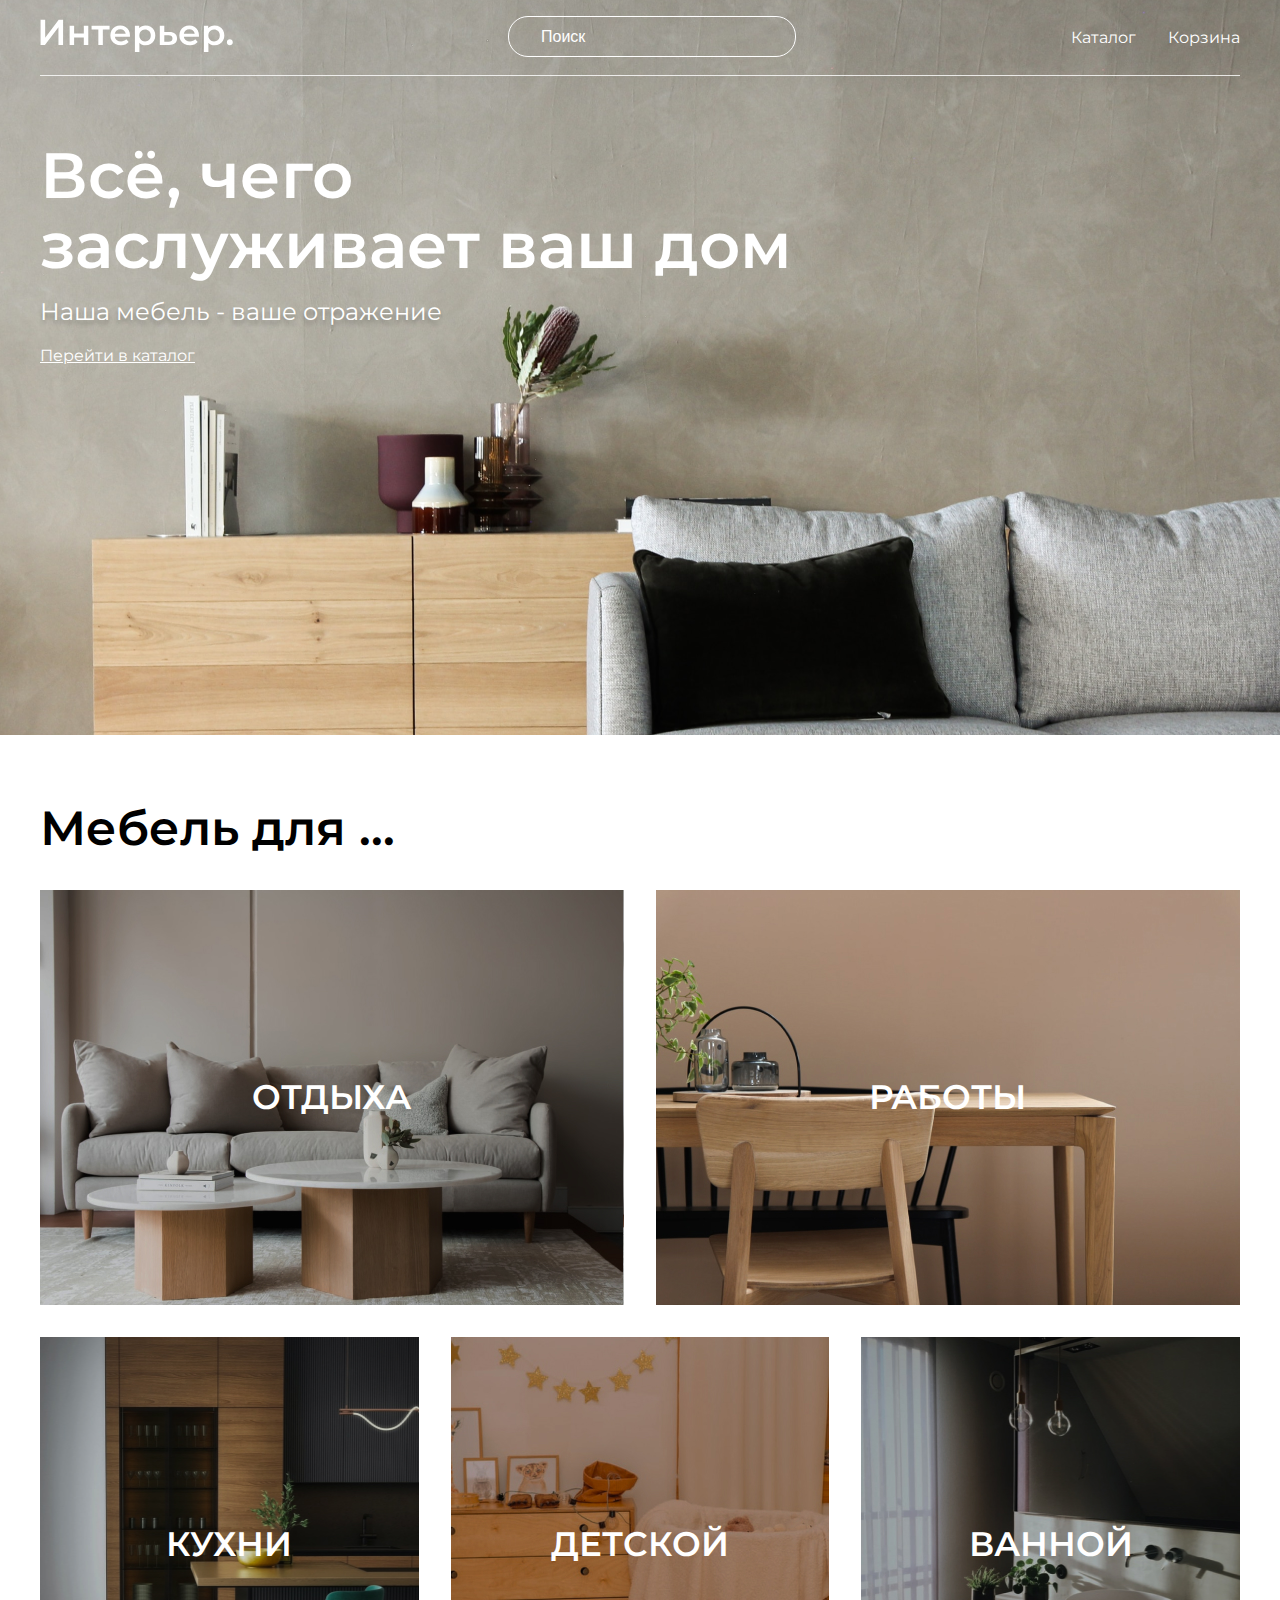
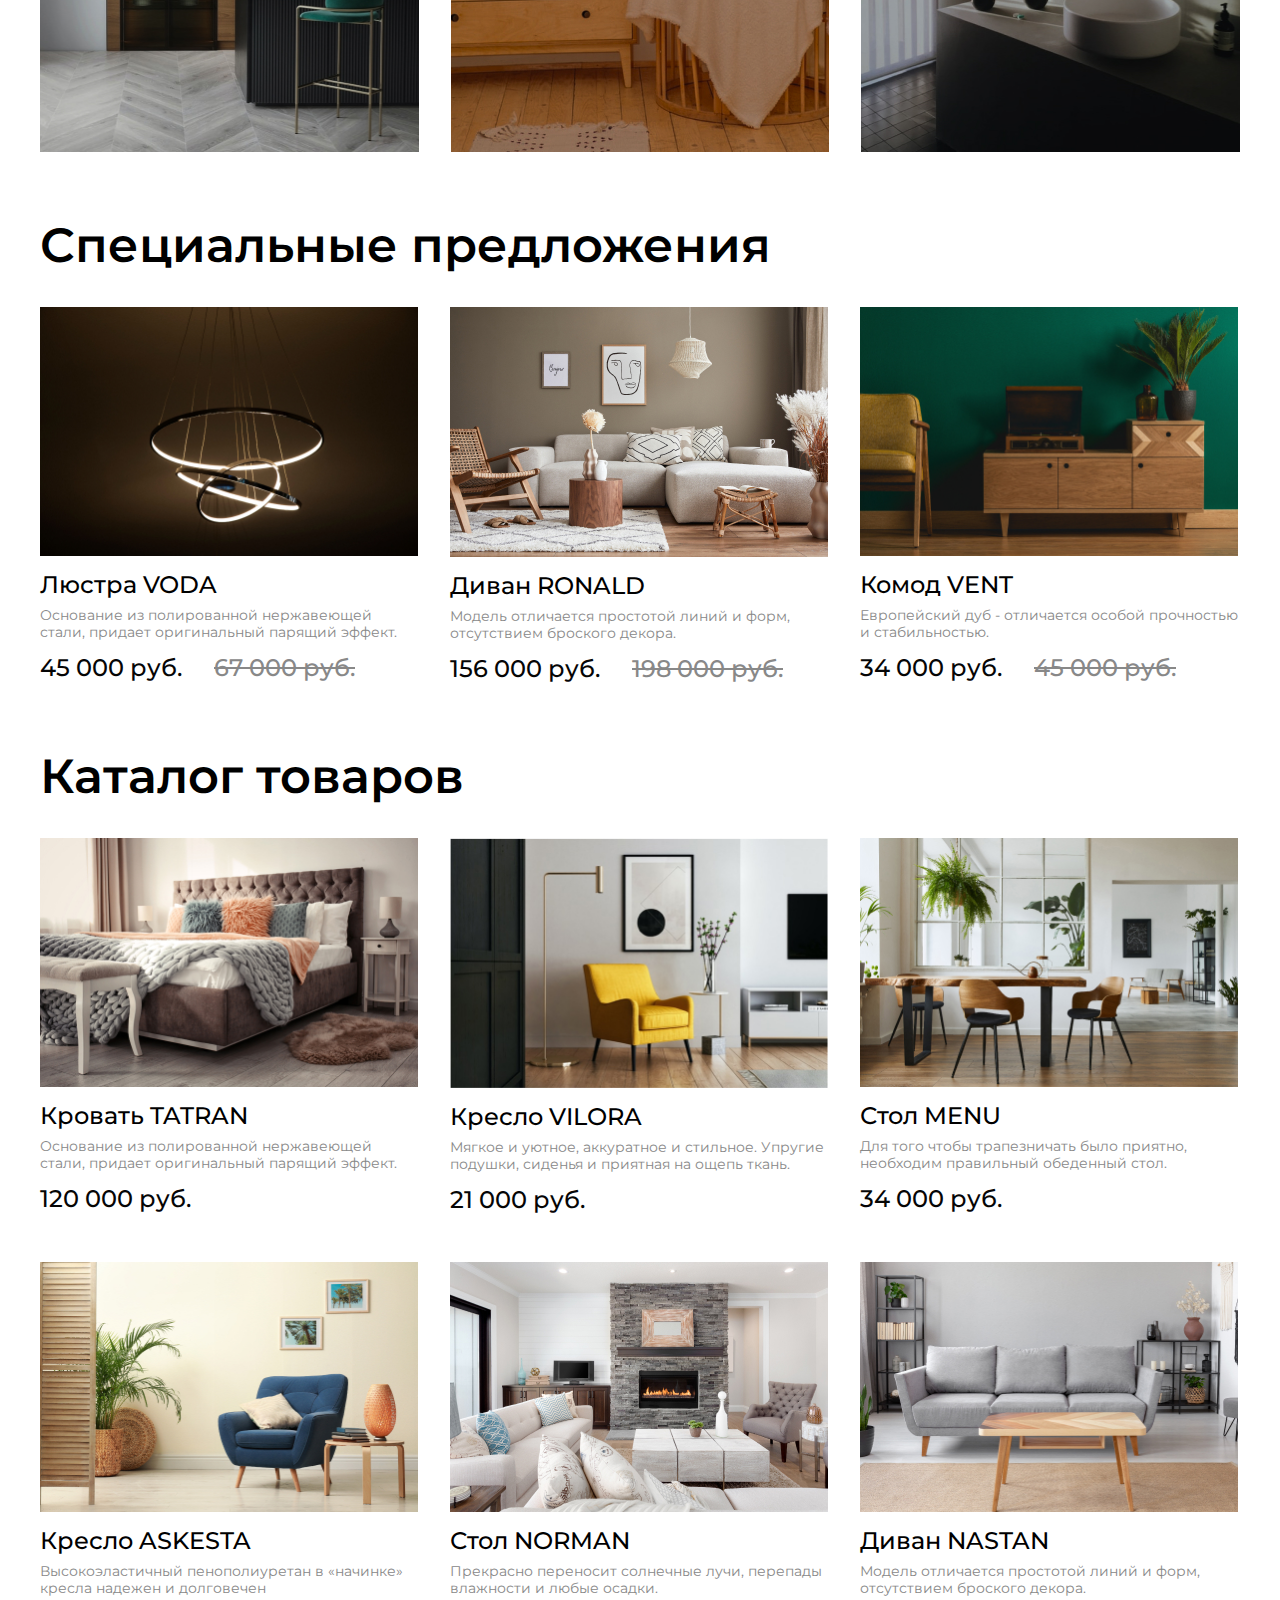
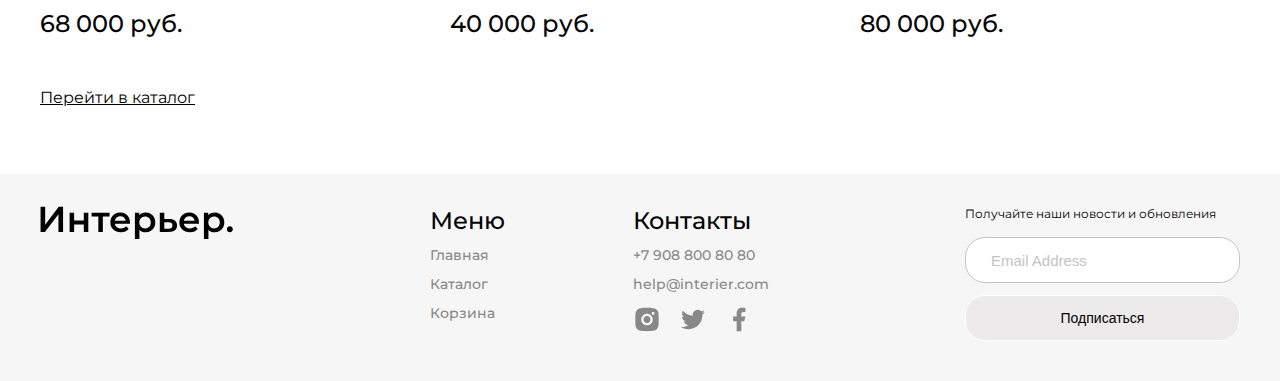
<file: index.html>
<!DOCTYPE html>
<html lang="ru">

<head>
    <meta charset="UTF-8">
    <meta http-equiv="X-UA-Compatible" content="IE=edge">
    <meta name="viewport" content="width=device-width, initial-scale=1.0">
    <title>Главная</title>
    <link rel="preconnect" href="https://fonts.googleapis.com">
    <link rel="preconnect" href="https://fonts.gstatic.com" crossorigin>
    <link href="https://fonts.googleapis.com/css2?family=Montserrat:wght@400;500;600&display=swap" rel="stylesheet">
    <link rel="stylesheet" href="style.css">
</head>

<body>
    <div class="top center">
        <header class="header">
            <a href="./index.html" class="top_logo">
                <img src="img/logo.svg" alt="Логотип сайта" class="logo">
            </a>
            <input class="input_top" type="text" placeholder="Поиск">
            <nav class="navigation">
                <a href="./catalog.html" class="navigation_link">Каталог</a>
                <a href="./cart.html" class="navigation_link">Корзина</a>
            </nav>
            <div class="menu-mob">
                <a href="#" class="menu-mob_item">
                    <svg width="20" height="19" viewBox="0 0 20 19" fill="none" xmlns="http://www.w3.org/2000/svg">
                        <g clip-path="url(#clip0_310_627)">
                            <path
                                d="M5.7515 2.99141C4.59282 4.14838 3.91891 5.70363 3.86709 7.34023C3.81528 8.97682 4.38946 10.5716 5.47264 11.7995C6.55581 13.0275 8.06645 13.7962 9.69672 13.9491C11.2973 14.0991 12.8949 13.6444 14.1757 12.6766L17.5069 16.0085L17.5069 16.0085C17.5897 16.0914 17.6881 16.1571 17.7963 16.2019C17.9046 16.2468 18.0206 16.2698 18.1377 16.2698C18.2549 16.2698 18.3709 16.2468 18.4791 16.2019C18.5873 16.1571 18.6857 16.0914 18.7685 16.0085C18.8514 15.9257 18.9171 15.8274 18.9619 15.7191C19.0068 15.6109 19.0298 15.4949 19.0298 15.3777C19.0298 15.2606 19.0068 15.1446 18.9619 15.0363C18.9171 14.9281 18.8514 14.8298 18.7685 14.7469L18.7685 14.7469L15.4368 11.416C16.4021 10.135 16.8547 8.53846 16.7038 6.93943C16.5501 5.31054 15.7816 3.80139 14.5547 2.719C13.3277 1.63662 11.7345 1.06232 10.0992 1.11292C8.46381 1.16352 6.90917 1.83523 5.7515 2.99141ZM5.7515 2.99141L5.82216 3.06217L5.7515 2.99141ZM13.5895 4.25366C14.0271 4.68416 14.3751 5.19703 14.6135 5.76269C14.8518 6.32835 14.9758 6.93561 14.9783 7.54944C14.9808 8.16327 14.8618 8.77152 14.628 9.3391C14.3943 9.90669 14.0505 10.4224 13.6164 10.8564C13.1824 11.2905 12.6667 11.6343 12.0991 11.868C11.5315 12.1018 10.9233 12.2208 10.3094 12.2183C9.6956 12.2158 9.08834 12.0918 8.52268 11.8535C7.95702 11.6151 7.44415 11.2671 7.01365 10.8295C6.15334 9.95509 5.67341 8.77613 5.6784 7.54944C5.6834 6.32275 6.17291 5.14773 7.04032 4.28033C7.90772 3.41292 9.08274 2.92341 10.3094 2.91841C11.5361 2.91342 12.7151 3.39335 13.5895 4.25366Z"
                                fill="white" stroke="white" stroke-width="0.2" />
                        </g>
                        <defs>
                            <clipPath id="clip0_310_627">
                                <rect width="19" height="19" fill="white" transform="translate(0.800537)" />
                            </clipPath>
                        </defs>
                    </svg>
                </a>
                <a href="catalog.html" class="menu-mob_item">
                    <svg width="20" height="21" viewBox="0 0 20 21" fill="none" xmlns="http://www.w3.org/2000/svg">
                        <rect x="0.800537" y="0.900024" width="4.57143" height="4.57143" fill="white" />
                        <rect x="0.800537" y="8.21436" width="4.57143" height="4.57143" fill="white" />
                        <rect x="0.800537" y="15.5286" width="4.57143" height="4.57143" fill="white" />
                        <rect x="8.11401" y="8.21436" width="4.57143" height="4.57143" fill="white" />
                        <rect x="8.11401" y="15.5286" width="4.57143" height="4.57143" fill="white" />
                        <rect x="8.11401" y="0.900024" width="4.57143" height="4.57143" fill="white" />
                        <rect x="15.4285" y="8.21436" width="4.57143" height="4.57143" fill="white" />
                        <rect x="15.4285" y="15.5286" width="4.57143" height="4.57143" fill="white" />
                        <rect x="15.4285" y="0.900024" width="4.57143" height="4.57143" fill="white" />
                    </svg>
                </a>
                <a href="cart.html" class="menu-mob_item">
                    <svg width="25" height="25" viewBox="0 0 25 25" fill="none" xmlns="http://www.w3.org/2000/svg">
                        <path
                            d="M14.5834 20.8333C15.1359 20.8333 15.6658 20.6138 16.0566 20.2231C16.4473 19.8324 16.6667 19.3025 16.6667 18.75C16.6667 18.1974 16.4473 17.6675 16.0566 17.2768C15.6658 16.8861 15.1359 16.6666 14.5834 16.6666C14.0309 16.6666 13.501 16.8861 13.1103 17.2768C12.7196 17.6675 12.5001 18.1974 12.5001 18.75C12.5001 19.3025 12.7196 19.8324 13.1103 20.2231C13.501 20.6138 14.0309 20.8333 14.5834 20.8333ZM7.29174 20.8333C7.84428 20.8333 8.37418 20.6138 8.76488 20.2231C9.15558 19.8324 9.37508 19.3025 9.37508 18.75C9.37508 18.1974 9.15558 17.6675 8.76488 17.2768C8.37418 16.8861 7.84428 16.6666 7.29174 16.6666C6.73921 16.6666 6.20931 16.8861 5.81861 17.2768C5.4279 17.6675 5.20841 18.1974 5.20841 18.75C5.20841 19.3025 5.4279 19.8324 5.81861 20.2231C6.20931 20.6138 6.73921 20.8333 7.29174 20.8333ZM20.873 6.16975C21.133 6.16136 21.3796 6.05217 21.5606 5.86525C21.7416 5.67834 21.8428 5.42836 21.8428 5.16819C21.8428 4.90801 21.7416 4.65804 21.5606 4.47112C21.3796 4.28421 21.133 4.17501 20.873 4.16663H19.674C18.7345 4.16663 17.922 4.81871 17.7178 5.73538L16.4126 11.6125C16.2084 12.5291 15.3959 13.1812 14.4563 13.1812H6.63133L5.12924 7.17079H14.8636C15.1212 7.15904 15.3644 7.04844 15.5425 6.86199C15.7206 6.67555 15.82 6.42761 15.82 6.16975C15.82 5.91189 15.7206 5.66395 15.5425 5.47751C15.3644 5.29106 15.1212 5.18046 14.8636 5.16871H5.12924C4.82473 5.16862 4.5242 5.23796 4.25051 5.37145C3.97682 5.50495 3.73716 5.69909 3.54976 5.93911C3.36236 6.17913 3.23215 6.45872 3.16903 6.75662C3.10591 7.05452 3.11154 7.36289 3.1855 7.65829L4.68758 13.6666C4.79586 14.1002 5.046 14.485 5.39821 14.7601C5.75042 15.0351 6.18447 15.1844 6.63133 15.1843H14.4563C15.368 15.1845 16.2524 14.8736 16.9636 14.3032C17.6748 13.7327 18.1701 12.9368 18.3678 12.0468L19.674 6.16975H20.873Z"
                            fill="white" />
                    </svg>
                </a>
            </div>
        </header>
        <section class="top_block">
            <h1 class="title">Всё, чего<br> заслуживает ваш дом</h1>
            <p class="about_furniture">Наша мебель - ваше отражение</p>
            <a href="./catalog.html" class="catalog_link">Перейти в каталог</a>
        </section>
        <div class="bottom_arrow">
            <a href="#footer">
                <img src="img/bottom_arrow.svg" alt="Стрелка вниз">
            </a>
        </div>
    </div>
    <section class="furniture center">
        <h2 class="heading">Мебель для ...</h2>
        <div class="furniture_content">
            <div class="furniture_item furniture_item_1 furniture_item-big">ОТДЫХА</div>
            <div class="furniture_item furniture_item_2 furniture_item-big">РАБОТЫ</div>
            <div class="furniture_item furniture_item_3">КУХНИ</div>
            <div class="furniture_item furniture_item_4">ДЕТСКОЙ</div>
            <div class="furniture_item furniture_item_5">ВАННОЙ</div>
        </div>
    </section>
    <section class="product_box center">
        <h2 class="heading">Специальные предложения</h2>
        <div class="product_content">
            <div class="product">
                <img src="img/voda.jpg" alt="Люстра VODA" class="product_img">
                <a href="#" class="product_heading">Люстра VODA</a>
                <p class="about_product">
                    Основание из полированной нержавеющей стали, придает оригинальный парящий эффект.
                </p>
                <div class="product_price">
                    <p class="discont_price">45 000</p>
                    <p class="price">67 000</p>
                </div>
            </div>
            <div class="product">
                <img src="img/ronald.jpg" alt="Диван RONALD" class="product_img">
                <a href="#" class="product_heading">Диван RONALD</a>
                <p class="about_product">
                    Модель отличается простотой линий и форм, отсутствием броского декора.
                </p>
                <div class="product_price">
                    <p class="discont_price">156 000</p>
                    <p class="price">198 000</p>
                </div>
            </div>
            <div class="product">
                <img src="img/vent.jpg" alt="Комод VENT" class="product_img">
                <a href="#" class="product_heading">Комод VENT</a>
                <p class="about_product">
                    Европейский дуб - отличается особой прочностью и стабильностью.
                </p>
                <div class="product_price">
                    <p class="discont_price">34 000</p>
                    <p class="price">45 000</p>
                </div>
            </div>
        </div>
    </section>
    <section class="product_box center">
        <h2 class="heading">Каталог товаров</h2>
        <div class="product_content catalog_content">
            <div class="product">
                <img src="img/tatran.jpg" alt="Кровать TATRAN" class="product_img">
                <a href="#" class="product_heading">Кровать TATRAN</a>
                <p class="about_product">
                    Основание из полированной нержавеющей стали, придает оригинальный парящий эффект.
                </p>
                <p class="discont_price">120 000</p>
            </div>
            <div class="product">
                <img src="img/product1.jpg" alt="Кресла VILORA" class="product_img">
                <a href="#" class="product_heading">Кресло VILORA</a>
                <p class="about_product">
                    Мягкое и уютное, аккуратное и стильное. Упругие подушки,
                    сиденья и приятная на ощепь ткань.
                </p>
                <p class="discont_price">21 000</p>
            </div>
            <div class="product">
                <img src="img/menu.jpg" alt="Стол MENU" class="product_img">
                <a href="#" class="product_heading">Стол MENU</a>
                <p class="about_product">
                    Для того чтобы трапезничать было приятно, необходим правильный обеденный стол.
                </p>
                <p class="discont_price">34 000</p>
            </div>
            <div class="product">
                <img src="img/asketa.jpg" alt="Кресло ASKESTA" class="product_img">
                <a href="#" class="product_heading">Кресло ASKESTA</a>
                <p class="about_product">
                    Высокоэластичный пенополиуретан в «начинке» кресла надежен и долговечен
                </p>
                <p class="discont_price">68 000</p>
            </div>
            <div class="product">
                <img src="img/norman.jpg" alt="Стол NORMAN" class="product_img">
                <a href="#" class="product_heading">Стол NORMAN</a>
                <p class="about_product">
                    Прекрасно переносит солнечные лучи, перепады влажности и любые осадки.
                </p>
                <p class="discont_price">40 000</p>
            </div>
            <div class="product">
                <img src="img/nastan.jpg" alt="Диван NASTAN" class="product_img">
                <a href="#" class="product_heading">Диван NASTAN</a>
                <p class="about_product">
                    Модель отличается простотой линий и форм, отсутствием броского декора.
                </p>
                <p class="discont_price">80 000</p>
            </div>
            <div class="catalog_link-bottom">
                <a href="./catalog.html" class="catalog_link-bottom">Перейти в каталог</a>
            </div>
        </div>
    </section>
    <footer class="footer center" id="footer">
        <div class="footer_content">
            <div class="footer_logo">
                <a href="index.html">
                    <img src="img/footer_logo.svg" alt="Логотип сайта">
                </a>
            </div>
            <div class="footer_info">
                <div class="nav footer_item">
                    <h4 class="footer_menu">Меню</h4>
                    <a href="./index.html" class="footer_navigation">Главная</a>
                    <a href="./catalog.html" class="footer_navigation">Каталог</a>
                    <a href="./cart.html" class="footer_navigation">Корзина</a>
                </div>
                <div class="footer_item">
                    <h4 class="footer_menu">Контакты</h4>
                    <a href="tel:+79088008080" class="footer_navigation">+7 908 800 80 80</a>
                    <a href="mailto:help@interier.com" class="footer_navigation">help@interier.com</a>
                    <div class="footer_icons">
                        <a href="#" class="footer_icon">
                            <svg class="footer_icon" width="28" height="29" viewBox="0 0 28 29" fill="none"
                                xmlns="http://www.w3.org/2000/svg">
                                <g clip-path="url(#clip0_5140_161)">
                                    <path
                                        d="M14 2.83392C17.1699 2.83392 17.5654 2.84559 18.809 2.90392C20.0515 2.96226 20.8974 3.15709 21.6417 3.44642C22.4117 3.74276 23.0604 4.14409 23.709 4.79159C24.3023 5.3748 24.7613 6.08028 25.0542 6.85892C25.3424 7.60209 25.5384 8.44909 25.5967 9.69159C25.6515 10.9353 25.6667 11.3308 25.6667 14.5006C25.6667 17.6704 25.655 18.0659 25.5967 19.3096C25.5384 20.5521 25.3424 21.3979 25.0542 22.1423C24.7622 22.9213 24.303 23.627 23.709 24.2096C23.1257 24.8026 22.4202 25.2616 21.6417 25.5548C20.8985 25.8429 20.0515 26.0389 18.809 26.0973C17.5654 26.1521 17.1699 26.1673 14 26.1673C10.8302 26.1673 10.4347 26.1556 9.19104 26.0973C7.94854 26.0389 7.10271 25.8429 6.35837 25.5548C5.57942 25.2625 4.87382 24.8034 4.29104 24.2096C3.69768 23.6265 3.23863 22.921 2.94587 22.1423C2.65654 21.3991 2.46171 20.5521 2.40337 19.3096C2.34854 18.0659 2.33337 17.6704 2.33337 14.5006C2.33337 11.3308 2.34504 10.9353 2.40337 9.69159C2.46171 8.44792 2.65654 7.60326 2.94587 6.85892C3.23782 6.0798 3.69698 5.37413 4.29104 4.79159C4.87399 4.19803 5.57954 3.73894 6.35837 3.44642C7.10271 3.15709 7.94737 2.96226 9.19104 2.90392C10.4347 2.84909 10.8302 2.83392 14 2.83392ZM14 8.66726C12.4529 8.66726 10.9692 9.28184 9.87525 10.3758C8.78129 11.4698 8.16671 12.9535 8.16671 14.5006C8.16671 16.0477 8.78129 17.5314 9.87525 18.6254C10.9692 19.7193 12.4529 20.3339 14 20.3339C15.5471 20.3339 17.0309 19.7193 18.1248 18.6254C19.2188 17.5314 19.8334 16.0477 19.8334 14.5006C19.8334 12.9535 19.2188 11.4698 18.1248 10.3758C17.0309 9.28184 15.5471 8.66726 14 8.66726ZM21.5834 8.37559C21.5834 7.98882 21.4297 7.61788 21.1562 7.34439C20.8827 7.0709 20.5118 6.91726 20.125 6.91726C19.7383 6.91726 19.3673 7.0709 19.0938 7.34439C18.8204 7.61788 18.6667 7.98882 18.6667 8.37559C18.6667 8.76236 18.8204 9.1333 19.0938 9.40679C19.3673 9.68028 19.7383 9.83392 20.125 9.83392C20.5118 9.83392 20.8827 9.68028 21.1562 9.40679C21.4297 9.1333 21.5834 8.76236 21.5834 8.37559ZM14 11.0006C14.9283 11.0006 15.8185 11.3693 16.4749 12.0257C17.1313 12.6821 17.5 13.5723 17.5 14.5006C17.5 15.4288 17.1313 16.3191 16.4749 16.9755C15.8185 17.6318 14.9283 18.0006 14 18.0006C13.0718 18.0006 12.1815 17.6318 11.5252 16.9755C10.8688 16.3191 10.5 15.4288 10.5 14.5006C10.5 13.5723 10.8688 12.6821 11.5252 12.0257C12.1815 11.3693 13.0718 11.0006 14 11.0006Z"
                                        fill="#888888" />
                                </g>
                                <defs>
                                    <clipPath id="clip0_5140_161">
                                        <rect width="28" height="28" fill="white" transform="translate(0 0.50061)" />
                                    </clipPath>
                                </defs>
                            </svg>
                        </a>
                        <a href="#" class="footer_icon">
                            <svg class="footer_icon" width="28" height="29" viewBox="0 0 28 29" fill="none"
                                xmlns="http://www.w3.org/2000/svg">
                                <g clip-path="url(#clip0_5140_158)">
                                    <path
                                        d="M25.8557 7.09913C24.965 7.49311 24.0205 7.75185 23.0534 7.8668C24.0728 7.25714 24.8357 6.29765 25.2001 5.16713C24.2434 5.73646 23.1946 6.13546 22.1014 6.3513C21.3671 5.56564 20.3938 5.04459 19.3328 4.86915C18.2719 4.6937 17.1827 4.8737 16.2345 5.38116C15.2864 5.88861 14.5325 6.69509 14.09 7.67522C13.6475 8.65535 13.5413 9.75421 13.7877 10.801C11.8477 10.7037 9.94978 10.1996 8.21723 9.32124C6.48468 8.4429 4.95621 7.21002 3.73106 5.70263C3.2974 6.44749 3.06951 7.29423 3.07073 8.15613C3.07073 9.8478 3.93173 11.3423 5.24073 12.2173C4.46607 12.1929 3.70847 11.9837 3.03106 11.6071V11.6678C3.0313 12.7944 3.42116 13.8863 4.13455 14.7584C4.84794 15.6304 5.84096 16.2289 6.94523 16.4523C6.22611 16.6472 5.47209 16.6759 4.74023 16.5363C5.05157 17.5061 5.6584 18.3542 6.47575 18.9619C7.2931 19.5697 8.28004 19.9066 9.29839 19.9255C8.28629 20.7203 7.12743 21.3079 5.88809 21.6547C4.64874 22.0014 3.35321 22.1004 2.07556 21.9461C4.30588 23.3805 6.90217 24.1419 9.55389 24.1395C18.5291 24.1395 23.4372 16.7043 23.4372 10.2561C23.4372 10.0461 23.4314 9.8338 23.4221 9.62613C24.3774 8.93566 25.2019 8.08032 25.8569 7.1003L25.8557 7.09913Z"
                                        fill="#888888" />
                                </g>
                                <defs>
                                    <clipPath id="clip0_5140_158">
                                        <rect width="28" height="28" fill="white" transform="translate(0 0.500488)" />
                                    </clipPath>
                                </defs>
                            </svg>
                        </a>
                        <a href="#" class="footer_icon">
                            <svg class="footer_icon" width="28" height="29" viewBox="0 0 28 29" fill="none"
                                xmlns="http://www.w3.org/2000/svg">
                                <g clip-path="url(#clip0_5140_155)">
                                    <path
                                        d="M16.3333 16.2218H19.25L20.4166 11.5551H16.3333V9.22178C16.3333 8.02011 16.3333 6.88845 18.6666 6.88845H20.4166V2.96845C20.0363 2.91828 18.6001 2.80511 17.0835 2.80511C13.916 2.80511 11.6666 4.73828 11.6666 8.28845V11.5551H8.16663V16.2218H11.6666V26.1385H16.3333V16.2218Z"
                                        fill="#888888" />
                                </g>
                                <defs>
                                    <clipPath id="clip0_5140_155">
                                        <rect width="28" height="28" fill="white" transform="translate(0 0.471802)" />
                                    </clipPath>
                                </defs>
                            </svg>
                        </a>
                    </div>
                </div>
            </div>
            <div class="footer_form">
                <form action="#">
                    <p class="news">Получайте наши новости и обновления</p>
                    <div class="footer_form-item">
                        <input type="email" placeholder="Email Address" class="email">
                    </div>
                    <div class="footer_form-item">
                        <button type="submit" class="subscribe">Подписаться</button>
                    </div>
                </form>
            </div>
        </div>
    </footer>
</body>

</html>
</file>
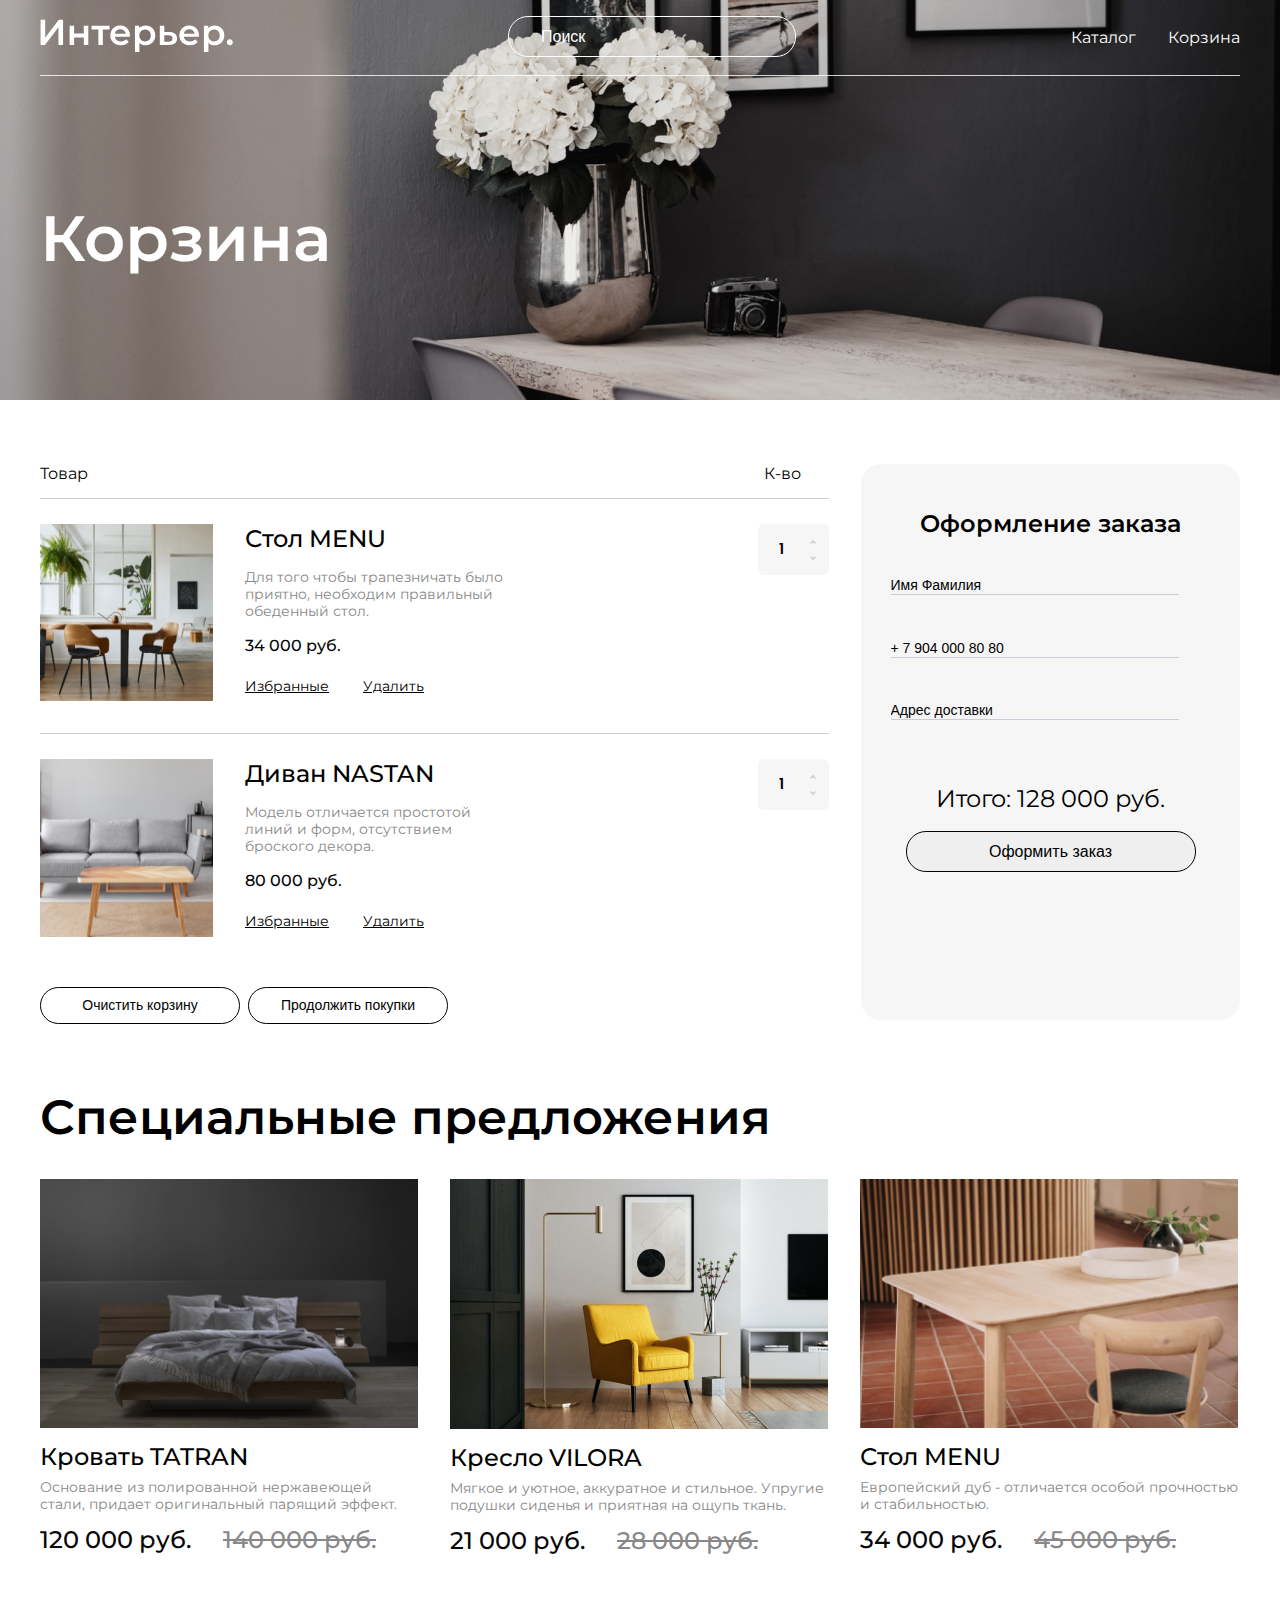
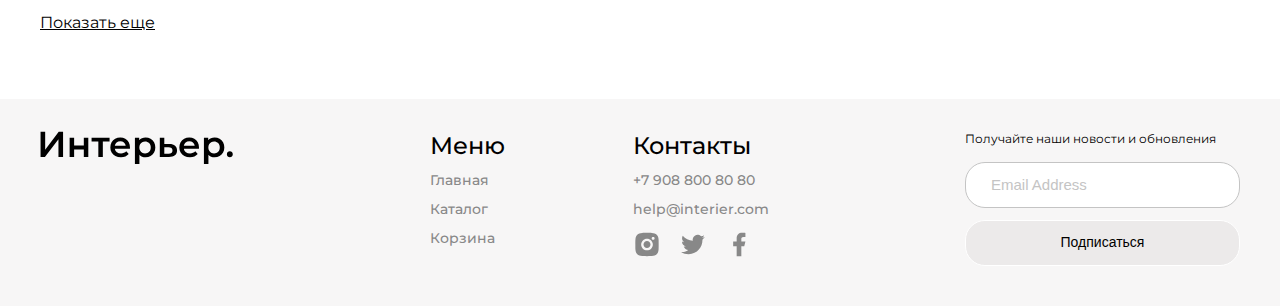
<file: cart.html>
<!DOCTYPE html>
<html lang="ru">

<head>
    <meta charset="UTF-8">
    <meta http-equiv="X-UA-Compatible" content="IE=edge">
    <meta name="viewport" content="width=device-width, initial-scale=1.0">
    <title>Главная</title>
    <link rel="preconnect" href="https://fonts.googleapis.com">
    <link rel="preconnect" href="https://fonts.gstatic.com" crossorigin>
    <link href="https://fonts.googleapis.com/css2?family=Montserrat:wght@400;500;600&display=swap" rel="stylesheet">
    <link rel="stylesheet" href="style.css">
    <link rel="preconnect" href="https://fonts.googleapis.com">
    <link rel="preconnect" href="https://fonts.gstatic.com" crossorigin>
    <link href="https://fonts.googleapis.com/css2?family=Poppins:wght@600&display=swap" rel="stylesheet">
</head>

<body>
    <div class="top cart-top center">
        <header class="header">
            <a href="./index.html" class="top_logo">
                <img src="img/logo.svg" alt="Логотип сайта" class="logo">
            </a>
            <input class="input_top" type="text" placeholder="Поиск">
            <nav class="navigation">
                <a href="./catalog.html" class="navigation_link">Каталог</a>
                <a href="#" class="navigation_link">Корзина</a>
            </nav>
            <div class="menu-mob">
                <a href="#" class="menu-mob_item">
                    <svg width="20" height="19" viewBox="0 0 20 19" fill="none" xmlns="http://www.w3.org/2000/svg">
                        <g clip-path="url(#clip0_310_627)">
                            <path
                                d="M5.7515 2.99141C4.59282 4.14838 3.91891 5.70363 3.86709 7.34023C3.81528 8.97682 4.38946 10.5716 5.47264 11.7995C6.55581 13.0275 8.06645 13.7962 9.69672 13.9491C11.2973 14.0991 12.8949 13.6444 14.1757 12.6766L17.5069 16.0085L17.5069 16.0085C17.5897 16.0914 17.6881 16.1571 17.7963 16.2019C17.9046 16.2468 18.0206 16.2698 18.1377 16.2698C18.2549 16.2698 18.3709 16.2468 18.4791 16.2019C18.5873 16.1571 18.6857 16.0914 18.7685 16.0085C18.8514 15.9257 18.9171 15.8274 18.9619 15.7191C19.0068 15.6109 19.0298 15.4949 19.0298 15.3777C19.0298 15.2606 19.0068 15.1446 18.9619 15.0363C18.9171 14.9281 18.8514 14.8298 18.7685 14.7469L18.7685 14.7469L15.4368 11.416C16.4021 10.135 16.8547 8.53846 16.7038 6.93943C16.5501 5.31054 15.7816 3.80139 14.5547 2.719C13.3277 1.63662 11.7345 1.06232 10.0992 1.11292C8.46381 1.16352 6.90917 1.83523 5.7515 2.99141ZM5.7515 2.99141L5.82216 3.06217L5.7515 2.99141ZM13.5895 4.25366C14.0271 4.68416 14.3751 5.19703 14.6135 5.76269C14.8518 6.32835 14.9758 6.93561 14.9783 7.54944C14.9808 8.16327 14.8618 8.77152 14.628 9.3391C14.3943 9.90669 14.0505 10.4224 13.6164 10.8564C13.1824 11.2905 12.6667 11.6343 12.0991 11.868C11.5315 12.1018 10.9233 12.2208 10.3094 12.2183C9.6956 12.2158 9.08834 12.0918 8.52268 11.8535C7.95702 11.6151 7.44415 11.2671 7.01365 10.8295C6.15334 9.95509 5.67341 8.77613 5.6784 7.54944C5.6834 6.32275 6.17291 5.14773 7.04032 4.28033C7.90772 3.41292 9.08274 2.92341 10.3094 2.91841C11.5361 2.91342 12.7151 3.39335 13.5895 4.25366Z"
                                fill="white" stroke="white" stroke-width="0.2" />
                        </g>
                        <defs>
                            <clipPath id="clip0_310_627">
                                <rect width="19" height="19" fill="white" transform="translate(0.800537)" />
                            </clipPath>
                        </defs>
                    </svg>
                </a>
                <a href="catalog.html" class="menu-mob_item">
                    <svg width="20" height="21" viewBox="0 0 20 21" fill="none" xmlns="http://www.w3.org/2000/svg">
                        <rect x="0.800537" y="0.900024" width="4.57143" height="4.57143" fill="white" />
                        <rect x="0.800537" y="8.21436" width="4.57143" height="4.57143" fill="white" />
                        <rect x="0.800537" y="15.5286" width="4.57143" height="4.57143" fill="white" />
                        <rect x="8.11401" y="8.21436" width="4.57143" height="4.57143" fill="white" />
                        <rect x="8.11401" y="15.5286" width="4.57143" height="4.57143" fill="white" />
                        <rect x="8.11401" y="0.900024" width="4.57143" height="4.57143" fill="white" />
                        <rect x="15.4285" y="8.21436" width="4.57143" height="4.57143" fill="white" />
                        <rect x="15.4285" y="15.5286" width="4.57143" height="4.57143" fill="white" />
                        <rect x="15.4285" y="0.900024" width="4.57143" height="4.57143" fill="white" />
                    </svg>
                </a>
                <a href="cart.html" class="menu-mob_item">
                    <svg width="25" height="25" viewBox="0 0 25 25" fill="none" xmlns="http://www.w3.org/2000/svg">
                        <path
                            d="M14.5834 20.8333C15.1359 20.8333 15.6658 20.6138 16.0566 20.2231C16.4473 19.8324 16.6667 19.3025 16.6667 18.75C16.6667 18.1974 16.4473 17.6675 16.0566 17.2768C15.6658 16.8861 15.1359 16.6666 14.5834 16.6666C14.0309 16.6666 13.501 16.8861 13.1103 17.2768C12.7196 17.6675 12.5001 18.1974 12.5001 18.75C12.5001 19.3025 12.7196 19.8324 13.1103 20.2231C13.501 20.6138 14.0309 20.8333 14.5834 20.8333ZM7.29174 20.8333C7.84428 20.8333 8.37418 20.6138 8.76488 20.2231C9.15558 19.8324 9.37508 19.3025 9.37508 18.75C9.37508 18.1974 9.15558 17.6675 8.76488 17.2768C8.37418 16.8861 7.84428 16.6666 7.29174 16.6666C6.73921 16.6666 6.20931 16.8861 5.81861 17.2768C5.4279 17.6675 5.20841 18.1974 5.20841 18.75C5.20841 19.3025 5.4279 19.8324 5.81861 20.2231C6.20931 20.6138 6.73921 20.8333 7.29174 20.8333ZM20.873 6.16975C21.133 6.16136 21.3796 6.05217 21.5606 5.86525C21.7416 5.67834 21.8428 5.42836 21.8428 5.16819C21.8428 4.90801 21.7416 4.65804 21.5606 4.47112C21.3796 4.28421 21.133 4.17501 20.873 4.16663H19.674C18.7345 4.16663 17.922 4.81871 17.7178 5.73538L16.4126 11.6125C16.2084 12.5291 15.3959 13.1812 14.4563 13.1812H6.63133L5.12924 7.17079H14.8636C15.1212 7.15904 15.3644 7.04844 15.5425 6.86199C15.7206 6.67555 15.82 6.42761 15.82 6.16975C15.82 5.91189 15.7206 5.66395 15.5425 5.47751C15.3644 5.29106 15.1212 5.18046 14.8636 5.16871H5.12924C4.82473 5.16862 4.5242 5.23796 4.25051 5.37145C3.97682 5.50495 3.73716 5.69909 3.54976 5.93911C3.36236 6.17913 3.23215 6.45872 3.16903 6.75662C3.10591 7.05452 3.11154 7.36289 3.1855 7.65829L4.68758 13.6666C4.79586 14.1002 5.046 14.485 5.39821 14.7601C5.75042 15.0351 6.18447 15.1844 6.63133 15.1843H14.4563C15.368 15.1845 16.2524 14.8736 16.9636 14.3032C17.6748 13.7327 18.1701 12.9368 18.3678 12.0468L19.674 6.16975H20.873Z"
                            fill="white" />
                    </svg>
                </a>
            </div>
        </header>
        <h1 class="cart-top_title">Корзина</h1>
    </div>
    <section class="cart center">
        <div class="cart_content">
            <div class="cart_name-box">
                <p>Товар</p>
                <p>К-во</p>
            </div>
            <div class="cart_product">
                <div class="cart_item">
                    <div class="cart_left">
                        <img src="./img/cart-1.jpg" alt="Товар 1" class="cart_img">
                        <div class="cart_info">
                            <h3 class="cart_info-heading">Стол MENU</h3>
                            <p class="cart_info-text">Для того чтобы трапезничать было приятно, необходим правильный
                                обеденный стол.</p>
                            <p class="cart_info_price">34 000 руб.</p>
                            <div class="cart_info-links">
                                <a href="#" class="cart_link">Избранные</a>
                                <a href="#" class="cart_link">Удалить</a>
                            </div>
                        </div>
                    </div>
                    <div class="cart_input">
                        <input type="number" min="1" value="1" class="cart_input-number">
                        <div class="cart_input-arrows">
                            <img src="img/arrow-top.svg" alt="Arrow top">
                            <img src="img/arrow.svg" alt="Arrow bottom">
                        </div>
                    </div>
                </div>
                <div class="cart_item">
                    <div class="cart_left">
                        <img src="./img/cart-2.jpg" alt="Товар 2" class="cart_img">
                        <div class="cart_info">
                            <h3 class="cart_info-heading">Диван NASTAN</h3>
                            <p class="cart_info-text">Модель отличается простотой линий и форм, отсутствием броского
                                декора. </p>
                            <p class="cart_info_price">80 000 руб.</p>
                            <div class="cart_info-links">
                                <a href="#" class="cart_link">Избранные</a>
                                <a href="#" class="cart_link">Удалить</a>
                            </div>
                        </div>
                    </div>
                    <div class="cart_input">
                        <input type="number" min="1" value="1" class="cart_input-number">
                        <div class="cart_input-arrows">
                            <img src="img/arrow-top.svg" alt="Arrow top">
                            <img src="img/arrow.svg" alt="Arrow bottom">
                        </div>
                    </div>
                </div>
            </div>
            <div class="cart_buttons">
                <button type="reset" class="cart_button">Очистить корзину</button>
                <form action="catalog.html">
                    <button class="cart_button">Продолжить покупки</button>
                </form>
            </div>
        </div>
        <div class="cart_form">
            <h3 class="cart_form-heading">Оформление заказа</h3>
            <div class="cart_form-data">
                <input type="text" class="cart_form-input" placeholder="Имя Фамилия">
                <input type="tel" class="cart_form-input" placeholder="+ 7 904 000 80 80">
                <input type="text" class="cart_form-input" placeholder="Адрес доставки">
            </div>
            <p class="cart_form-total">Итого: 128 000 руб.</p>
            <button class="cart_form-button">Оформить заказ</button>
        </div>
    </section>
    <section class="product_box center">
        <h2 class="heading">Специальные предложения</h2>
        <div class="product_content">
            <div class="product">
                <img src="img/catalog-1.jpg" alt="Кровать TATRAN" class="product_img">
                <a href="#" class="product_heading">Кровать TATRAN</a>
                <p class="about_product">
                    Основание из полированной нержавеющей стали, придает оригинальный парящий эффект.
                </p>
                <div class="product_price">
                    <p class="discont_price">120 000</p>
                    <p class="price">140 000</p>
                </div>
            </div>
            <div class="product">
                <img src="img/catalog-2.jpg" alt="Кресло VILORA" class="product_img">
                <a href="#" class="product_heading">Кресло VILORA</a>
                <p class="about_product">
                    Мягкое и уютное, аккуратное и стильное. Упругие подушки сиденья и приятная на ощупь ткань.
                </p>
                <div class="product_price">
                    <p class="discont_price">21 000</p>
                    <p class="price">28 000</p>
                </div>
            </div>
            <div class="product">
                <img src="img/catalog-3.jpg" alt="Стол MENU" class="product_img">
                <a href="#" class="product_heading">Стол MENU</a>
                <p class="about_product">
                    Европейский дуб - отличается особой прочностью и стабильностью.
                </p>
                <div class="product_price">
                    <p class="discont_price">34 000</p>
                    <p class="price">45 000</p>
                </div>
            </div>
            <div class="catalog_link-bottom"><a href="./catalog.html" class="catalog_link-bottom">Показать еще</a>
            </div>
        </div>
    </section>
    <footer class="footer center" id="footer">
        <div class="footer_content">
            <div class="footer_logo">
                <a href="index.html">
                    <img src="img/footer_logo.svg" alt="Логотип сайта">
                </a>
            </div>
            <div class="footer_info">
                <div class="nav footer_item">
                    <h4 class="footer_menu">Меню</h4>
                    <a href="./index.html" class="footer_navigation">Главная</a>
                    <a href="./catalog.html" class="footer_navigation">Каталог</a>
                    <a href="#" class="footer_navigation">Корзина</a>
                </div>
                <div class="footer_item">
                    <h4 class="footer_menu">Контакты</h4>
                    <a href="tel:+79088008080" class="footer_navigation">+7 908 800 80 80</a>
                    <a href="mailto:help@interier.com" class="footer_navigation">help@interier.com</a>
                    <div class="footer_icons">
                        <a href="#" class="footer_icon">
                            <svg class="footer_icon" width="28" height="29" viewBox="0 0 28 29" fill="none"
                                xmlns="http://www.w3.org/2000/svg">
                                <g clip-path="url(#clip0_5140_161)">
                                    <path
                                        d="M14 2.83392C17.1699 2.83392 17.5654 2.84559 18.809 2.90392C20.0515 2.96226 20.8974 3.15709 21.6417 3.44642C22.4117 3.74276 23.0604 4.14409 23.709 4.79159C24.3023 5.3748 24.7613 6.08028 25.0542 6.85892C25.3424 7.60209 25.5384 8.44909 25.5967 9.69159C25.6515 10.9353 25.6667 11.3308 25.6667 14.5006C25.6667 17.6704 25.655 18.0659 25.5967 19.3096C25.5384 20.5521 25.3424 21.3979 25.0542 22.1423C24.7622 22.9213 24.303 23.627 23.709 24.2096C23.1257 24.8026 22.4202 25.2616 21.6417 25.5548C20.8985 25.8429 20.0515 26.0389 18.809 26.0973C17.5654 26.1521 17.1699 26.1673 14 26.1673C10.8302 26.1673 10.4347 26.1556 9.19104 26.0973C7.94854 26.0389 7.10271 25.8429 6.35837 25.5548C5.57942 25.2625 4.87382 24.8034 4.29104 24.2096C3.69768 23.6265 3.23863 22.921 2.94587 22.1423C2.65654 21.3991 2.46171 20.5521 2.40337 19.3096C2.34854 18.0659 2.33337 17.6704 2.33337 14.5006C2.33337 11.3308 2.34504 10.9353 2.40337 9.69159C2.46171 8.44792 2.65654 7.60326 2.94587 6.85892C3.23782 6.0798 3.69698 5.37413 4.29104 4.79159C4.87399 4.19803 5.57954 3.73894 6.35837 3.44642C7.10271 3.15709 7.94737 2.96226 9.19104 2.90392C10.4347 2.84909 10.8302 2.83392 14 2.83392ZM14 8.66726C12.4529 8.66726 10.9692 9.28184 9.87525 10.3758C8.78129 11.4698 8.16671 12.9535 8.16671 14.5006C8.16671 16.0477 8.78129 17.5314 9.87525 18.6254C10.9692 19.7193 12.4529 20.3339 14 20.3339C15.5471 20.3339 17.0309 19.7193 18.1248 18.6254C19.2188 17.5314 19.8334 16.0477 19.8334 14.5006C19.8334 12.9535 19.2188 11.4698 18.1248 10.3758C17.0309 9.28184 15.5471 8.66726 14 8.66726ZM21.5834 8.37559C21.5834 7.98882 21.4297 7.61788 21.1562 7.34439C20.8827 7.0709 20.5118 6.91726 20.125 6.91726C19.7383 6.91726 19.3673 7.0709 19.0938 7.34439C18.8204 7.61788 18.6667 7.98882 18.6667 8.37559C18.6667 8.76236 18.8204 9.1333 19.0938 9.40679C19.3673 9.68028 19.7383 9.83392 20.125 9.83392C20.5118 9.83392 20.8827 9.68028 21.1562 9.40679C21.4297 9.1333 21.5834 8.76236 21.5834 8.37559ZM14 11.0006C14.9283 11.0006 15.8185 11.3693 16.4749 12.0257C17.1313 12.6821 17.5 13.5723 17.5 14.5006C17.5 15.4288 17.1313 16.3191 16.4749 16.9755C15.8185 17.6318 14.9283 18.0006 14 18.0006C13.0718 18.0006 12.1815 17.6318 11.5252 16.9755C10.8688 16.3191 10.5 15.4288 10.5 14.5006C10.5 13.5723 10.8688 12.6821 11.5252 12.0257C12.1815 11.3693 13.0718 11.0006 14 11.0006Z"
                                        fill="#888888" />
                                </g>
                                <defs>
                                    <clipPath id="clip0_5140_161">
                                        <rect width="28" height="28" fill="white" transform="translate(0 0.50061)" />
                                    </clipPath>
                                </defs>
                            </svg>
                        </a>
                        <a href="#" class="footer_icon">
                            <svg class="footer_icon" width="28" height="29" viewBox="0 0 28 29" fill="none"
                                xmlns="http://www.w3.org/2000/svg">
                                <g clip-path="url(#clip0_5140_158)">
                                    <path
                                        d="M25.8557 7.09913C24.965 7.49311 24.0205 7.75185 23.0534 7.8668C24.0728 7.25714 24.8357 6.29765 25.2001 5.16713C24.2434 5.73646 23.1946 6.13546 22.1014 6.3513C21.3671 5.56564 20.3938 5.04459 19.3328 4.86915C18.2719 4.6937 17.1827 4.8737 16.2345 5.38116C15.2864 5.88861 14.5325 6.69509 14.09 7.67522C13.6475 8.65535 13.5413 9.75421 13.7877 10.801C11.8477 10.7037 9.94978 10.1996 8.21723 9.32124C6.48468 8.4429 4.95621 7.21002 3.73106 5.70263C3.2974 6.44749 3.06951 7.29423 3.07073 8.15613C3.07073 9.8478 3.93173 11.3423 5.24073 12.2173C4.46607 12.1929 3.70847 11.9837 3.03106 11.6071V11.6678C3.0313 12.7944 3.42116 13.8863 4.13455 14.7584C4.84794 15.6304 5.84096 16.2289 6.94523 16.4523C6.22611 16.6472 5.47209 16.6759 4.74023 16.5363C5.05157 17.5061 5.6584 18.3542 6.47575 18.9619C7.2931 19.5697 8.28004 19.9066 9.29839 19.9255C8.28629 20.7203 7.12743 21.3079 5.88809 21.6547C4.64874 22.0014 3.35321 22.1004 2.07556 21.9461C4.30588 23.3805 6.90217 24.1419 9.55389 24.1395C18.5291 24.1395 23.4372 16.7043 23.4372 10.2561C23.4372 10.0461 23.4314 9.8338 23.4221 9.62613C24.3774 8.93566 25.2019 8.08032 25.8569 7.1003L25.8557 7.09913Z"
                                        fill="#888888" />
                                </g>
                                <defs>
                                    <clipPath id="clip0_5140_158">
                                        <rect width="28" height="28" fill="white" transform="translate(0 0.500488)" />
                                    </clipPath>
                                </defs>
                            </svg>
                        </a>
                        <a href="#" class="footer_icon">
                            <svg class="footer_icon" width="28" height="29" viewBox="0 0 28 29" fill="none"
                                xmlns="http://www.w3.org/2000/svg">
                                <g clip-path="url(#clip0_5140_155)">
                                    <path
                                        d="M16.3333 16.2218H19.25L20.4166 11.5551H16.3333V9.22178C16.3333 8.02011 16.3333 6.88845 18.6666 6.88845H20.4166V2.96845C20.0363 2.91828 18.6001 2.80511 17.0835 2.80511C13.916 2.80511 11.6666 4.73828 11.6666 8.28845V11.5551H8.16663V16.2218H11.6666V26.1385H16.3333V16.2218Z"
                                        fill="#888888" />
                                </g>
                                <defs>
                                    <clipPath id="clip0_5140_155">
                                        <rect width="28" height="28" fill="white" transform="translate(0 0.471802)" />
                                    </clipPath>
                                </defs>
                            </svg>
                        </a>
                    </div>
                </div>
            </div>
            <div class="footer_form">
                <form action="#">
                    <p class="news">Получайте наши новости и обновления</p>
                    <div class="footer_form-item">
                        <input type="email" placeholder="Email Address" class="email">
                    </div>
                    <div class="footer_form-item">
                        <button type="submit" class="subscribe">Подписаться</button>
                    </div>
                </form>
            </div>
        </div>
    </footer>
</body>

</html>
</file>
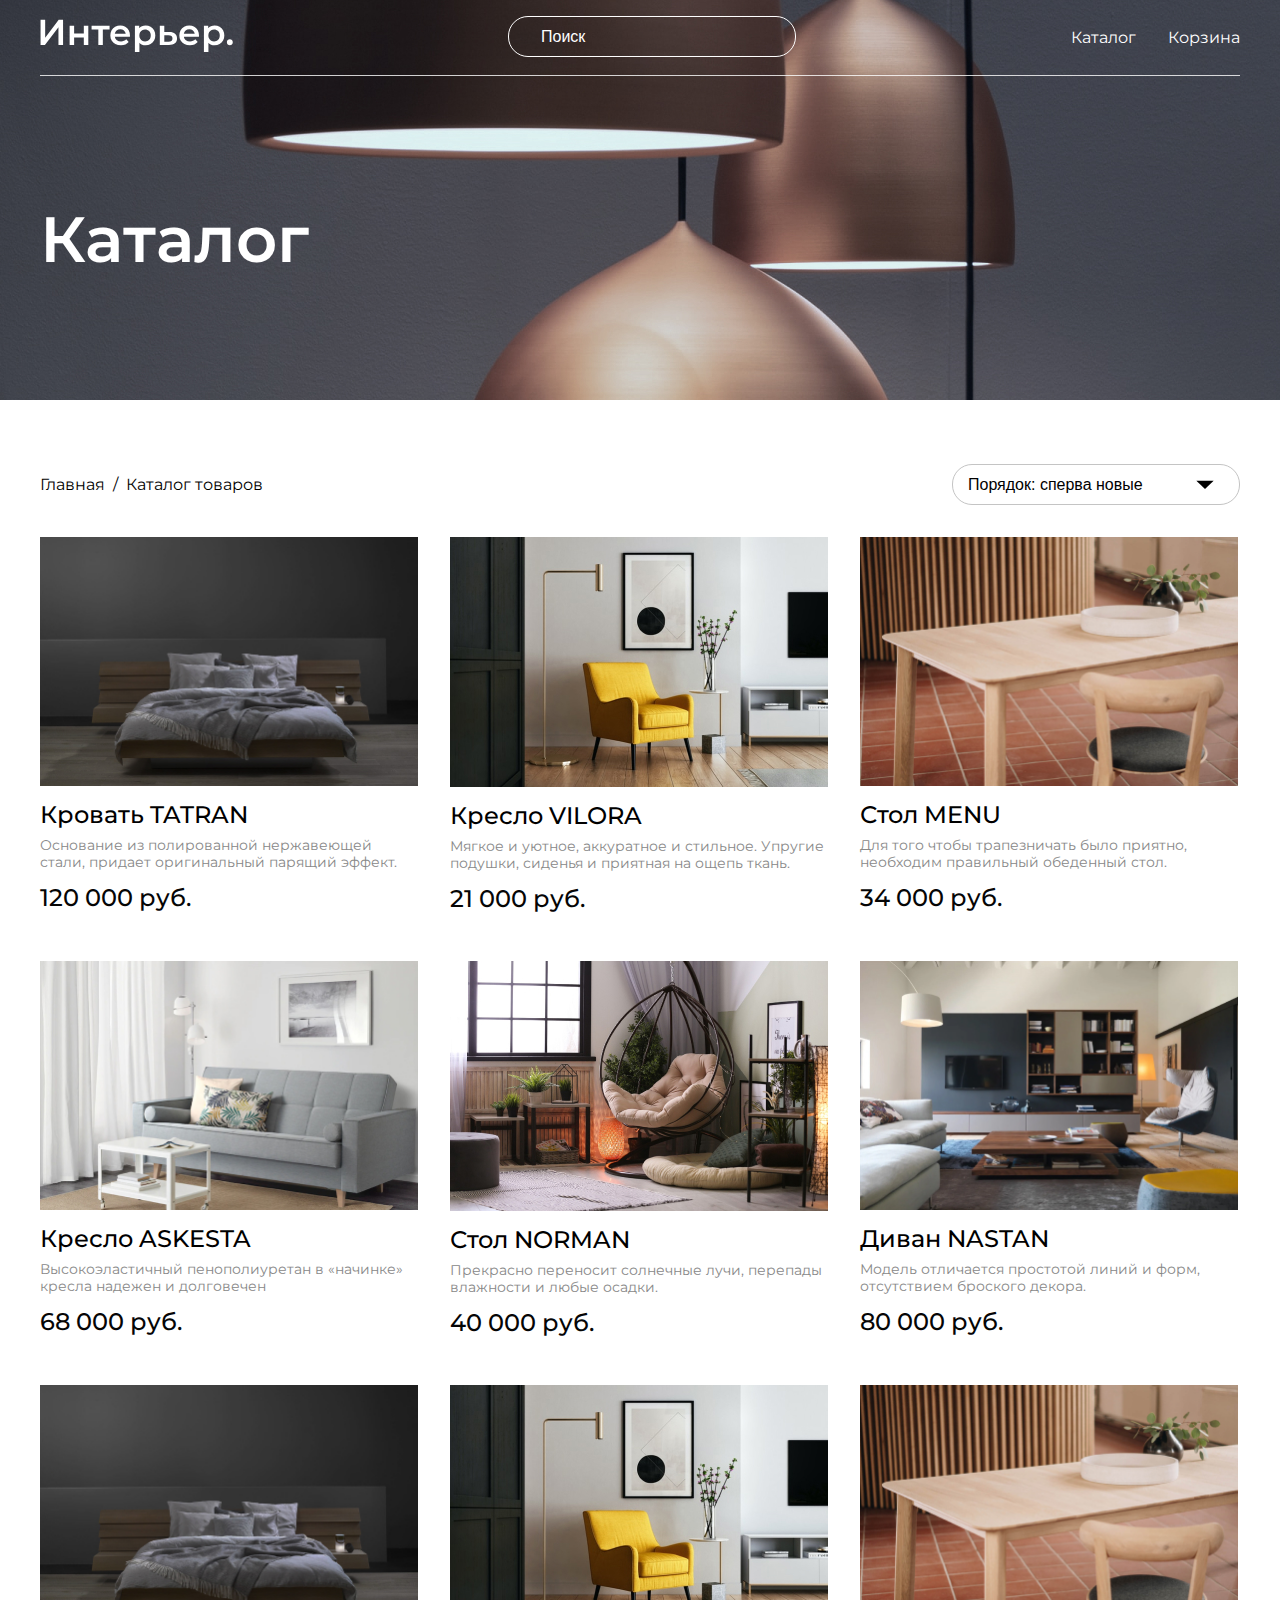
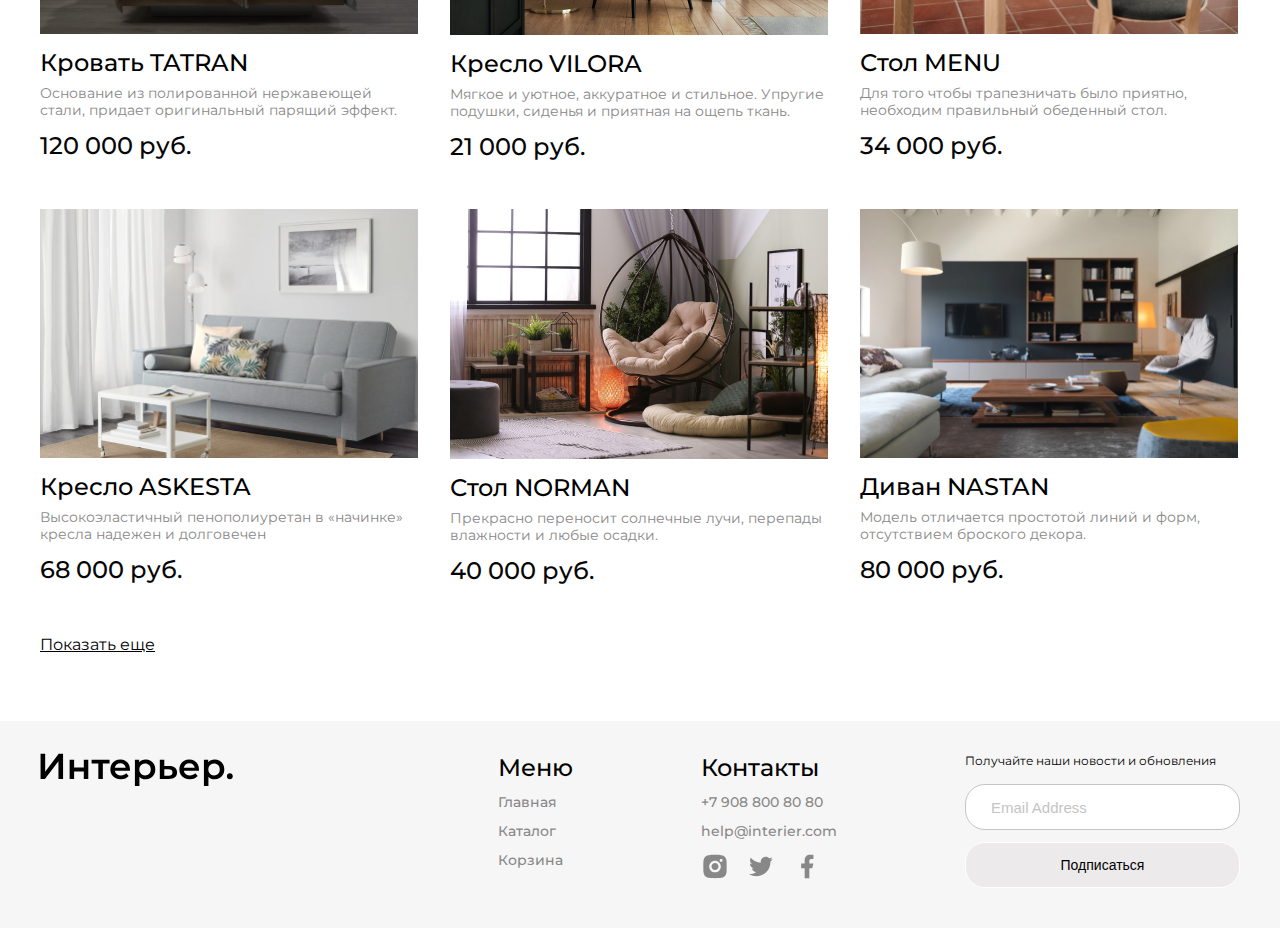
<file: catalog.html>
<!DOCTYPE html>
<html lang="ru">

<head>
    <meta charset="UTF-8">
    <meta http-equiv="X-UA-Compatible" content="IE=edge">
    <meta name="viewport" content="width=device-width, initial-scale=1.0">
    <title>Каталог</title>
    <link rel="preconnect" href="https://fonts.googleapis.com">
    <link rel="preconnect" href="https://fonts.gstatic.com" crossorigin>
    <link href="https://fonts.googleapis.com/css2?family=Montserrat:wght@400;500;600&display=swap" rel="stylesheet">
    <link rel="stylesheet" href="style.css">
</head>

<body>
    <div class="top center catalog_top">
        <header class="header">
            <a href="./index.html" class="top_logo">
                <img src="img/logo.svg" alt="Логотип сайта" class="logo">
            </a>
            <input class="input_top" type="text" placeholder="Поиск">
            <nav class="navigation">
                <a href="./catalog.html" class="navigation_link">Каталог</a>
                <a href="./cart.html" class="navigation_link">Корзина</a>
            </nav>
            <div class="menu-mob">
                <a href="#" class="menu-mob_item">
                    <svg width="20" height="19" viewBox="0 0 20 19" fill="none" xmlns="http://www.w3.org/2000/svg">
                        <g clip-path="url(#clip0_310_627)">
                            <path
                                d="M5.7515 2.99141C4.59282 4.14838 3.91891 5.70363 3.86709 7.34023C3.81528 8.97682 4.38946 10.5716 5.47264 11.7995C6.55581 13.0275 8.06645 13.7962 9.69672 13.9491C11.2973 14.0991 12.8949 13.6444 14.1757 12.6766L17.5069 16.0085L17.5069 16.0085C17.5897 16.0914 17.6881 16.1571 17.7963 16.2019C17.9046 16.2468 18.0206 16.2698 18.1377 16.2698C18.2549 16.2698 18.3709 16.2468 18.4791 16.2019C18.5873 16.1571 18.6857 16.0914 18.7685 16.0085C18.8514 15.9257 18.9171 15.8274 18.9619 15.7191C19.0068 15.6109 19.0298 15.4949 19.0298 15.3777C19.0298 15.2606 19.0068 15.1446 18.9619 15.0363C18.9171 14.9281 18.8514 14.8298 18.7685 14.7469L18.7685 14.7469L15.4368 11.416C16.4021 10.135 16.8547 8.53846 16.7038 6.93943C16.5501 5.31054 15.7816 3.80139 14.5547 2.719C13.3277 1.63662 11.7345 1.06232 10.0992 1.11292C8.46381 1.16352 6.90917 1.83523 5.7515 2.99141ZM5.7515 2.99141L5.82216 3.06217L5.7515 2.99141ZM13.5895 4.25366C14.0271 4.68416 14.3751 5.19703 14.6135 5.76269C14.8518 6.32835 14.9758 6.93561 14.9783 7.54944C14.9808 8.16327 14.8618 8.77152 14.628 9.3391C14.3943 9.90669 14.0505 10.4224 13.6164 10.8564C13.1824 11.2905 12.6667 11.6343 12.0991 11.868C11.5315 12.1018 10.9233 12.2208 10.3094 12.2183C9.6956 12.2158 9.08834 12.0918 8.52268 11.8535C7.95702 11.6151 7.44415 11.2671 7.01365 10.8295C6.15334 9.95509 5.67341 8.77613 5.6784 7.54944C5.6834 6.32275 6.17291 5.14773 7.04032 4.28033C7.90772 3.41292 9.08274 2.92341 10.3094 2.91841C11.5361 2.91342 12.7151 3.39335 13.5895 4.25366Z"
                                fill="white" stroke="white" stroke-width="0.2" />
                        </g>
                        <defs>
                            <clipPath id="clip0_310_627">
                                <rect width="19" height="19" fill="white" transform="translate(0.800537)" />
                            </clipPath>
                        </defs>
                    </svg>
                </a>
                <a href="catalog.html" class="menu-mob_item">
                    <svg width="20" height="21" viewBox="0 0 20 21" fill="none" xmlns="http://www.w3.org/2000/svg">
                        <rect x="0.800537" y="0.900024" width="4.57143" height="4.57143" fill="white" />
                        <rect x="0.800537" y="8.21436" width="4.57143" height="4.57143" fill="white" />
                        <rect x="0.800537" y="15.5286" width="4.57143" height="4.57143" fill="white" />
                        <rect x="8.11401" y="8.21436" width="4.57143" height="4.57143" fill="white" />
                        <rect x="8.11401" y="15.5286" width="4.57143" height="4.57143" fill="white" />
                        <rect x="8.11401" y="0.900024" width="4.57143" height="4.57143" fill="white" />
                        <rect x="15.4285" y="8.21436" width="4.57143" height="4.57143" fill="white" />
                        <rect x="15.4285" y="15.5286" width="4.57143" height="4.57143" fill="white" />
                        <rect x="15.4285" y="0.900024" width="4.57143" height="4.57143" fill="white" />
                    </svg>
                </a>
                <a href="cart.html" class="menu-mob_item">
                    <svg width="25" height="25" viewBox="0 0 25 25" fill="none" xmlns="http://www.w3.org/2000/svg">
                        <path
                            d="M14.5834 20.8333C15.1359 20.8333 15.6658 20.6138 16.0566 20.2231C16.4473 19.8324 16.6667 19.3025 16.6667 18.75C16.6667 18.1974 16.4473 17.6675 16.0566 17.2768C15.6658 16.8861 15.1359 16.6666 14.5834 16.6666C14.0309 16.6666 13.501 16.8861 13.1103 17.2768C12.7196 17.6675 12.5001 18.1974 12.5001 18.75C12.5001 19.3025 12.7196 19.8324 13.1103 20.2231C13.501 20.6138 14.0309 20.8333 14.5834 20.8333ZM7.29174 20.8333C7.84428 20.8333 8.37418 20.6138 8.76488 20.2231C9.15558 19.8324 9.37508 19.3025 9.37508 18.75C9.37508 18.1974 9.15558 17.6675 8.76488 17.2768C8.37418 16.8861 7.84428 16.6666 7.29174 16.6666C6.73921 16.6666 6.20931 16.8861 5.81861 17.2768C5.4279 17.6675 5.20841 18.1974 5.20841 18.75C5.20841 19.3025 5.4279 19.8324 5.81861 20.2231C6.20931 20.6138 6.73921 20.8333 7.29174 20.8333ZM20.873 6.16975C21.133 6.16136 21.3796 6.05217 21.5606 5.86525C21.7416 5.67834 21.8428 5.42836 21.8428 5.16819C21.8428 4.90801 21.7416 4.65804 21.5606 4.47112C21.3796 4.28421 21.133 4.17501 20.873 4.16663H19.674C18.7345 4.16663 17.922 4.81871 17.7178 5.73538L16.4126 11.6125C16.2084 12.5291 15.3959 13.1812 14.4563 13.1812H6.63133L5.12924 7.17079H14.8636C15.1212 7.15904 15.3644 7.04844 15.5425 6.86199C15.7206 6.67555 15.82 6.42761 15.82 6.16975C15.82 5.91189 15.7206 5.66395 15.5425 5.47751C15.3644 5.29106 15.1212 5.18046 14.8636 5.16871H5.12924C4.82473 5.16862 4.5242 5.23796 4.25051 5.37145C3.97682 5.50495 3.73716 5.69909 3.54976 5.93911C3.36236 6.17913 3.23215 6.45872 3.16903 6.75662C3.10591 7.05452 3.11154 7.36289 3.1855 7.65829L4.68758 13.6666C4.79586 14.1002 5.046 14.485 5.39821 14.7601C5.75042 15.0351 6.18447 15.1844 6.63133 15.1843H14.4563C15.368 15.1845 16.2524 14.8736 16.9636 14.3032C17.6748 13.7327 18.1701 12.9368 18.3678 12.0468L19.674 6.16975H20.873Z"
                            fill="white" />
                    </svg>
                </a>
            </div>
        </header>
        <section class="top_block">
            <h1 class="title catalog_title">Каталог</h1>
        </section>
    </div>
    <section class="product_box center">
        <div class="catalog_info">
            <ul class="breadcrumbs">
                <li class="breadcrumbs_item"><a href="index.html" class="breadcrumbs_item">Главная</a></li>
                <li class="breadcrumbs_item"><a href="catalog.html" class="breadcrumbs_item">Каталог товаров</a></li>
            </ul>
            <select class="catalog_selector" name="sort" id="sort">
                <option value="new">Порядок: сперва новые</option>
            </select>
        </div>
        <div class="product_content catalog_content">
            <div class="product">
                <img src="img/catalog-1.jpg" alt="Кровать TATRAN" class="product_img">
                <a href="#" class="product_heading">Кровать TATRAN</a>
                <p class="about_product">
                    Основание из полированной нержавеющей стали, придает оригинальный парящий эффект.
                </p>
                <p class="discont_price">120 000</p>
            </div>
            <div class="product">
                <img src="img/catalog-2.jpg" alt="Кресла VILORA" class="product_img">
                <a href="#" class="product_heading">Кресло VILORA</a>
                <p class="about_product">
                    Мягкое и уютное, аккуратное и стильное. Упругие подушки,
                    сиденья и приятная на ощепь ткань.
                </p>
                <p class="discont_price">21 000</p>
            </div>
            <div class="product">
                <img src="img/catalog-3.jpg" alt="Стол MENU" class="product_img">
                <a href="#" class="product_heading">Стол MENU</a>
                <p class="about_product">
                    Для того чтобы трапезничать было приятно, необходим правильный обеденный стол.
                </p>
                <p class="discont_price">34 000</p>
            </div>
            <div class="product">
                <img src="img/catalog-4.jpg" alt="Кресло ASKESTA" class="product_img">
                <a href="#" class="product_heading">Кресло ASKESTA</a>
                <p class="about_product">
                    Высокоэластичный пенополиуретан в «начинке» кресла надежен и долговечен
                </p>
                <p class="discont_price">68 000</p>
            </div>
            <div class="product">
                <img src="img/catalog-5.jpg" alt="Стол NORMAN" class="product_img">
                <a href="#" class="product_heading">Стол NORMAN</a>
                <p class="about_product">
                    Прекрасно переносит солнечные лучи, перепады влажности и любые осадки.
                </p>
                <p class="discont_price">40 000</p>
            </div>
            <div class="product">
                <img src="img/catalog-6.jpg" alt="Диван NASTAN" class="product_img">
                <a href="#" class="product_heading">Диван NASTAN</a>
                <p class="about_product">
                    Модель отличается простотой линий и форм, отсутствием броского декора.
                </p>
                <p class="discont_price">80 000</p>
            </div>
            <div class="product">
                <img src="img/catalog-1.jpg" alt="Кровать TATRAN" class="product_img">
                <a href="#" class="product_heading">Кровать TATRAN</a>
                <p class="about_product">
                    Основание из полированной нержавеющей стали, придает оригинальный парящий эффект.
                </p>
                <p class="discont_price">120 000</p>
            </div>
            <div class="product">
                <img src="img/catalog-2.jpg" alt="Кресла VILORA" class="product_img">
                <a href="#" class="product_heading">Кресло VILORA</a>
                <p class="about_product">
                    Мягкое и уютное, аккуратное и стильное. Упругие подушки,
                    сиденья и приятная на ощепь ткань.
                </p>
                <p class="discont_price">21 000</p>
            </div>
            <div class="product">
                <img src="img/catalog-3.jpg" alt="Стол MENU" class="product_img">
                <a href="#" class="product_heading">Стол MENU</a>
                <p class="about_product">
                    Для того чтобы трапезничать было приятно, необходим правильный обеденный стол.
                </p>
                <p class="discont_price">34 000</p>
            </div>
            <div class="product">
                <img src="img/catalog-4.jpg" alt="Кресло ASKESTA" class="product_img">
                <a href="#" class="product_heading">Кресло ASKESTA</a>
                <p class="about_product">
                    Высокоэластичный пенополиуретан в «начинке» кресла надежен и долговечен
                </p>
                <p class="discont_price">68 000</p>
            </div>
            <div class="product">
                <img src="img/catalog-5.jpg" alt="Стол NORMAN" class="product_img">
                <a href="#" class="product_heading">Стол NORMAN</a>
                <p class="about_product">
                    Прекрасно переносит солнечные лучи, перепады влажности и любые осадки.
                </p>
                <p class="discont_price">40 000</p>
            </div>
            <div class="product">
                <img src="img/catalog-6.jpg" alt="Диван NASTAN" class="product_img">
                <a href="#" class="product_heading">Диван NASTAN</a>
                <p class="about_product">
                    Модель отличается простотой линий и форм, отсутствием броского декора.
                </p>
                <p class="discont_price">80 000</p>
            </div>
            <a href="./catalog.html" class="catalog_link-bottom">Показать еще</a>
        </div>
    </section>
    <footer class="footer center" id="footer">
        <div class="footer_content">
            <div class="footer_logo">
                <a href="index.html">
                    <img src="img/footer_logo.svg" alt="Логотип сайта">
                </a>
            </div>
            <div class="footer_info">
                <div class="nav footer_item">
                    <h4 class="footer_menu">Меню</h4>
                    <a href="./index.html" class="footer_navigation">Главная</a>
                    <a href="./catalog.html" class="footer_navigation">Каталог</a>
                    <a href="./cart.html" class="footer_navigation">Корзина</a>
                </div>
                <div class="footer_item">
                    <h4 class="footer_menu">Контакты</h4>
                    <a href="tel:+79088008080" class="footer_navigation">+7 908 800 80 80</a>
                    <a href="mailto:help@interier.com" class="footer_navigation">help@interier.com</a>
                    <div class="footer_icons">
                        <a href="#" class="footer_icon">
                            <svg class="footer_icon" width="28" height="29" viewBox="0 0 28 29" fill="none"
                                xmlns="http://www.w3.org/2000/svg">
                                <g clip-path="url(#clip0_5140_161)">
                                    <path
                                        d="M14 2.83392C17.1699 2.83392 17.5654 2.84559 18.809 2.90392C20.0515 2.96226 20.8974 3.15709 21.6417 3.44642C22.4117 3.74276 23.0604 4.14409 23.709 4.79159C24.3023 5.3748 24.7613 6.08028 25.0542 6.85892C25.3424 7.60209 25.5384 8.44909 25.5967 9.69159C25.6515 10.9353 25.6667 11.3308 25.6667 14.5006C25.6667 17.6704 25.655 18.0659 25.5967 19.3096C25.5384 20.5521 25.3424 21.3979 25.0542 22.1423C24.7622 22.9213 24.303 23.627 23.709 24.2096C23.1257 24.8026 22.4202 25.2616 21.6417 25.5548C20.8985 25.8429 20.0515 26.0389 18.809 26.0973C17.5654 26.1521 17.1699 26.1673 14 26.1673C10.8302 26.1673 10.4347 26.1556 9.19104 26.0973C7.94854 26.0389 7.10271 25.8429 6.35837 25.5548C5.57942 25.2625 4.87382 24.8034 4.29104 24.2096C3.69768 23.6265 3.23863 22.921 2.94587 22.1423C2.65654 21.3991 2.46171 20.5521 2.40337 19.3096C2.34854 18.0659 2.33337 17.6704 2.33337 14.5006C2.33337 11.3308 2.34504 10.9353 2.40337 9.69159C2.46171 8.44792 2.65654 7.60326 2.94587 6.85892C3.23782 6.0798 3.69698 5.37413 4.29104 4.79159C4.87399 4.19803 5.57954 3.73894 6.35837 3.44642C7.10271 3.15709 7.94737 2.96226 9.19104 2.90392C10.4347 2.84909 10.8302 2.83392 14 2.83392ZM14 8.66726C12.4529 8.66726 10.9692 9.28184 9.87525 10.3758C8.78129 11.4698 8.16671 12.9535 8.16671 14.5006C8.16671 16.0477 8.78129 17.5314 9.87525 18.6254C10.9692 19.7193 12.4529 20.3339 14 20.3339C15.5471 20.3339 17.0309 19.7193 18.1248 18.6254C19.2188 17.5314 19.8334 16.0477 19.8334 14.5006C19.8334 12.9535 19.2188 11.4698 18.1248 10.3758C17.0309 9.28184 15.5471 8.66726 14 8.66726ZM21.5834 8.37559C21.5834 7.98882 21.4297 7.61788 21.1562 7.34439C20.8827 7.0709 20.5118 6.91726 20.125 6.91726C19.7383 6.91726 19.3673 7.0709 19.0938 7.34439C18.8204 7.61788 18.6667 7.98882 18.6667 8.37559C18.6667 8.76236 18.8204 9.1333 19.0938 9.40679C19.3673 9.68028 19.7383 9.83392 20.125 9.83392C20.5118 9.83392 20.8827 9.68028 21.1562 9.40679C21.4297 9.1333 21.5834 8.76236 21.5834 8.37559ZM14 11.0006C14.9283 11.0006 15.8185 11.3693 16.4749 12.0257C17.1313 12.6821 17.5 13.5723 17.5 14.5006C17.5 15.4288 17.1313 16.3191 16.4749 16.9755C15.8185 17.6318 14.9283 18.0006 14 18.0006C13.0718 18.0006 12.1815 17.6318 11.5252 16.9755C10.8688 16.3191 10.5 15.4288 10.5 14.5006C10.5 13.5723 10.8688 12.6821 11.5252 12.0257C12.1815 11.3693 13.0718 11.0006 14 11.0006Z"
                                        fill="#888888" />
                                </g>
                                <defs>
                                    <clipPath id="clip0_5140_161">
                                        <rect width="28" height="28" fill="white" transform="translate(0 0.50061)" />
                                    </clipPath>
                                </defs>
                            </svg>
                        </a>
                        <a href="#" class="footer_icon">
                            <svg class="footer_icon" width="28" height="29" viewBox="0 0 28 29" fill="none"
                                xmlns="http://www.w3.org/2000/svg">
                                <g clip-path="url(#clip0_5140_158)">
                                    <path
                                        d="M25.8557 7.09913C24.965 7.49311 24.0205 7.75185 23.0534 7.8668C24.0728 7.25714 24.8357 6.29765 25.2001 5.16713C24.2434 5.73646 23.1946 6.13546 22.1014 6.3513C21.3671 5.56564 20.3938 5.04459 19.3328 4.86915C18.2719 4.6937 17.1827 4.8737 16.2345 5.38116C15.2864 5.88861 14.5325 6.69509 14.09 7.67522C13.6475 8.65535 13.5413 9.75421 13.7877 10.801C11.8477 10.7037 9.94978 10.1996 8.21723 9.32124C6.48468 8.4429 4.95621 7.21002 3.73106 5.70263C3.2974 6.44749 3.06951 7.29423 3.07073 8.15613C3.07073 9.8478 3.93173 11.3423 5.24073 12.2173C4.46607 12.1929 3.70847 11.9837 3.03106 11.6071V11.6678C3.0313 12.7944 3.42116 13.8863 4.13455 14.7584C4.84794 15.6304 5.84096 16.2289 6.94523 16.4523C6.22611 16.6472 5.47209 16.6759 4.74023 16.5363C5.05157 17.5061 5.6584 18.3542 6.47575 18.9619C7.2931 19.5697 8.28004 19.9066 9.29839 19.9255C8.28629 20.7203 7.12743 21.3079 5.88809 21.6547C4.64874 22.0014 3.35321 22.1004 2.07556 21.9461C4.30588 23.3805 6.90217 24.1419 9.55389 24.1395C18.5291 24.1395 23.4372 16.7043 23.4372 10.2561C23.4372 10.0461 23.4314 9.8338 23.4221 9.62613C24.3774 8.93566 25.2019 8.08032 25.8569 7.1003L25.8557 7.09913Z"
                                        fill="#888888" />
                                </g>
                                <defs>
                                    <clipPath id="clip0_5140_158">
                                        <rect width="28" height="28" fill="white" transform="translate(0 0.500488)" />
                                    </clipPath>
                                </defs>
                            </svg>
                        </a>
                        <a href="#" class="footer_icon">
                            <svg class="footer_icon" width="28" height="29" viewBox="0 0 28 29" fill="none"
                                xmlns="http://www.w3.org/2000/svg">
                                <g clip-path="url(#clip0_5140_155)">
                                    <path
                                        d="M16.3333 16.2218H19.25L20.4166 11.5551H16.3333V9.22178C16.3333 8.02011 16.3333 6.88845 18.6666 6.88845H20.4166V2.96845C20.0363 2.91828 18.6001 2.80511 17.0835 2.80511C13.916 2.80511 11.6666 4.73828 11.6666 8.28845V11.5551H8.16663V16.2218H11.6666V26.1385H16.3333V16.2218Z"
                                        fill="#888888" />
                                </g>
                                <defs>
                                    <clipPath id="clip0_5140_155">
                                        <rect width="28" height="28" fill="white" transform="translate(0 0.471802)" />
                                    </clipPath>
                                </defs>
                            </svg>
                        </a>
                    </div>
                </div>
                <div class="footer_form">
                    <form action="#">
                        <p class="news">Получайте наши новости и обновления</p>
                        <div class="footer_form-item">
                            <input type="email" placeholder="Email Address" class="email">
                        </div>
                        <div class="footer_form-item">
                            <button type="submit" class="subscribe">Подписаться</button>
                        </div>
                    </form>
                </div>
            </div>
        </div>
    </footer>
</body>

</html>
</file>
<file: style.css>
@charset "UTF-8";
* {
  margin: 0;
  padding: 0;
}

a {
  text-decoration: none;
}

body {
  font-family: "Montserrat", sans-serif;
}

.center {
  padding-left: calc(50% - 600px);
  padding-right: calc(50% - 600px);
}

/* Верхушка сайта */
.top {
  height: 735px;
  background-image: url(./img/backgrond_header.png);
  background-repeat: no-repeat;
  background-size: cover;
  background-position: 50% 50%;
}

.catalog_top {
  background-image: url(img/catalog-header.jpg);
  height: 400px;
}

.top_logo {
  display: block;
  align-self: center;
}

.header {
  height: 76px;
  padding-top: 16px;
  padding-bottom: 16px;
  border-bottom: 0.5px solid rgba(255, 255, 255, 0.8);
  display: flex;
  flex-wrap: wrap;
  justify-content: space-between;
  box-sizing: border-box;
}

.input_top {
  height: 41px;
  width: 288px;
  box-sizing: border-box;
  border: 1px solid #FFFFFF;
  border-radius: 20px;
  background-color: transparent;
  padding-left: 32px;
  padding-right: 32px;
  font-style: normal;
  font-weight: 400;
  font-size: 16px;
  line-height: 20px;
  color: #FFFFFF;
  outline: none;
}

.input_top::-moz-placeholder {
  font-style: normal;
  font-weight: 400;
  font-size: 16px;
  line-height: 20px;
  color: #FFFFFF;
}

.input_top:-ms-input-placeholder {
  font-style: normal;
  font-weight: 400;
  font-size: 16px;
  line-height: 20px;
  color: #FFFFFF;
}

.input_top::placeholder {
  font-style: normal;
  font-weight: 400;
  font-size: 16px;
  line-height: 20px;
  color: #FFFFFF;
}

.navigation {
  display: flex;
  gap: 32px;
  align-items: center;
}

.menu-mob {
  display: none;
}

.navigation_link {
  font-style: normal;
  font-weight: 400;
  font-size: 16px;
  line-height: 20px;
  color: #FFFFFF;
  transition-property: -webkit-text-decoration;
  transition-property: text-decoration;
  transition-property: text-decoration, -webkit-text-decoration;
  transition-duration: 0.3s;
}

.navigation_link:hover {
  text-decoration: underline;
}

.top_block {
  margin-top: 64px;
}

.title {
  margin-bottom: 16px;
  font-style: normal;
  font-weight: 600;
  font-size: 64px;
  line-height: 70px;
  color: #FFFFFF;
  max-width: 792px;
}

.catalog_title {
  margin-top: 128px;
}

.about_furniture {
  margin-bottom: 16px;
  font-style: normal;
  font-weight: 400;
  font-size: 24px;
  line-height: 32px;
  color: #FFFFFF;
  text-shadow: 0px 4px 4px rgba(0, 0, 0, 0.25);
}

.catalog_link {
  font-style: normal;
  font-weight: 400;
  font-size: 16px;
  line-height: 24px;
  -webkit-text-decoration-line: underline;
          text-decoration-line: underline;
  color: #FFFFFF;
  transition-property: all;
  transition-duration: 0.3s;
}

.catalog_link:hover {
  color: #888888;
  text-decoration: none;
}

.bottom_arrow {
  display: none;
}

/* Конец верхней страницы сайта */
.furniture {
  padding-top: 64px;
}

.furniture_content {
  display: grid;
  grid-template-columns: repeat(12, 1fr);
  gap: 32px;
  margin-top: 32px;
}

.furniture_item {
  height: 415px;
  grid-column: span 4;
  display: flex;
  justify-content: center;
  align-items: center;
  font-style: normal;
  font-weight: 600;
  font-size: 34px;
  line-height: 41px;
  color: #FFFFFF;
}

.furniture_item-big {
  grid-column: span 6;
}

.furniture_item_1 {
  background: url(img/furniture_1.jpg);
}

.furniture_item_2 {
  background: url(img/furniture_2.jpg);
}

.furniture_item_3 {
  background: url(img/furniture_3.jpg);
}

.furniture_item_4 {
  background: url(img/furniture_4.jpg);
}

.furniture_item_5 {
  background: url(img/furniture_5.jpg);
}

/* Блок мебель для */
/* Конец блока мебель для */
/* Блок специального предложения */
.product_box {
  padding-top: 64px;
  background: #FFF;
}

.heading {
  font-style: normal;
  font-weight: 600;
  font-size: 48px;
  line-height: 59px;
  color: #000000;
}

.product_content {
  margin-top: 32px;
  display: flex;
  flex-wrap: wrap;
  -moz-column-gap: 32px;
       column-gap: 32px;
  row-gap: 56px;
}

.product {
  max-width: 378px;
  transition: all 0.3s;
  box-sizing: border-box;
}
.product:hover {
  transform: scale(1.05);
  box-shadow: 0 0 5px #ccc;
  padding: 8px;
}

.product_img {
  width: 100%;
}

.product_heading {
  font-style: normal;
  font-weight: 500;
  font-size: 24px;
  line-height: 29px;
  color: #000000;
  margin-top: 10px;
  display: block;
}

.about_product {
  font-style: normal;
  font-weight: 400;
  font-size: 14px;
  line-height: 17px;
  color: #888888;
  margin-bottom: 12px;
  margin-top: 8px;
}

.discont_price {
  font-style: normal;
  font-weight: 500;
  font-size: 24px;
  line-height: 29px;
  color: #050505;
}

.discont_price::after {
  content: " руб.";
}

.price {
  font-style: normal;
  font-weight: 500;
  font-size: 24px;
  line-height: 29px;
  -webkit-text-decoration-line: line-through;
          text-decoration-line: line-through;
  color: #888888;
}

.price::after {
  content: " руб.";
}

.product_price {
  display: flex;
  justify-content: flex-start;
  flex-wrap: wrap;
  gap: 32px;
}

/* Конец блока специального предложения */
/* Каталог контент */
.catalog_link-bottom {
  font-style: normal;
  font-weight: 400;
  font-size: 16px;
  line-height: 24px;
  -webkit-text-decoration-line: underline;
          text-decoration-line: underline;
  color: #000000;
  transition: all 0.3s;
}

.catalog_link-bottom:hover {
  color: #888888;
  text-decoration: none;
}

.catalog_content {
  row-gap: 48px;
}

/* Конец каталога */
/* Подвал сайта */
.footer {
  background: #F7F6F6;
  padding-top: 32px;
  margin-top: 64px;
  box-sizing: border-box;
  padding-bottom: 40px;
}

.footer_content {
  display: flex;
  flex-wrap: wrap;
  justify-content: space-between;
}

.footer_menu {
  font-style: normal;
  font-weight: 500;
  font-size: 24px;
  line-height: 29px;
  color: #000000;
}

.footer_info {
  display: flex;
  flex-wrap: wrap;
  gap: 128px;
}

.footer_item {
  display: flex;
  flex-wrap: wrap;
  flex-direction: column;
  gap: 12px;
}

.footer_icons {
  display: flex;
  justify-content: flex-start;
  align-items: center;
  gap: 18px;
}

.footer_icon path {
  transition: fill 0.3s;
}

.footer_icon path:hover {
  fill: #000000;
}

.footer_navigation {
  font-style: normal;
  font-weight: 500;
  font-size: 14px;
  line-height: 17px;
  color: #888888;
  text-decoration: none;
  transition: -webkit-text-decoration 0.3s;
  transition: text-decoration 0.3s;
  transition: text-decoration 0.3s, -webkit-text-decoration 0.3s;
}

.footer_navigation:hover {
  text-decoration: underline;
}

.news {
  font-style: normal;
  font-weight: 400;
  font-size: 12px;
  line-height: 15px;
  color: #000000;
  margin-bottom: 16px;
}

.footer_form {
  display: flex;
  flex-wrap: wrap;
  flex-direction: column;
}

.email {
  height: 46px;
  width: 275px;
  background: #FFF;
  border: 1px solid #c4c4c4;
  box-sizing: border-box;
  border-radius: 20px;
  font-style: normal;
  font-weight: normal;
  font-size: 15px;
  line-height: 18px;
  color: #c4c4c4;
  padding-left: 25px;
  padding-right: 25px;
  padding-top: 12px;
  padding-bottom: 12px;
  margin-bottom: 12px;
  outline: none;
}

.email::-moz-placeholder {
  font-style: normal;
  font-weight: 400;
  font-size: 15px;
  line-height: 18px;
  color: #C4C4C4;
}

.email:-ms-input-placeholder {
  font-style: normal;
  font-weight: 400;
  font-size: 15px;
  line-height: 18px;
  color: #C4C4C4;
}

.email::placeholder {
  font-style: normal;
  font-weight: 400;
  font-size: 15px;
  line-height: 18px;
  color: #C4C4C4;
}

.subscribe {
  background-color: rgba(222, 215, 215, 0.41);
  border: 1px solid #fff;
  box-sizing: border-box;
  border-radius: 20px;
  width: 275px;
  height: 46px;
  font-style: normal;
  font-weight: 400;
  font-size: 14px;
  line-height: 17px;
  color: #000000;
  transition: background-color 0.3s, color 0.3s;
}

.subscribe:hover {
  background-color: #000000;
  font-style: normal;
  font-weight: 500;
  color: #FFFFFF;
}

/* Блок каталога */
.catalog_info {
  display: flex;
  flex-wrap: wrap;
  align-content: center;
  justify-content: space-between;
  align-items: center;
}

.breadcrumbs {
  list-style: none;
  display: flex;
}
.breadcrumbs_item {
  font-style: normal;
  font-weight: 400;
  font-size: 16px;
  line-height: 32px;
  color: #000000;
  transition: color 0.3s, -webkit-text-decoration 0.3s;
  transition: color 0.3s, text-decoration 0.3s;
  transition: color 0.3s, text-decoration 0.3s, -webkit-text-decoration 0.3s;
}
.breadcrumbs_item:hover {
  color: #888888;
}
.breadcrumbs_item:not(:last-child)::after {
  content: "/";
  padding-left: 8px;
  padding-right: 8px;
}

.catalog_selector {
  width: 288px;
  height: 41px;
  appearance: none;
  -moz-appearance: none;
  -webkit-appearance: none;
  background-color: transparent;
  border: 1px solid #C4C4C4;
  border-radius: 20px;
  padding-left: 15px;
  padding-right: 15px;
  padding-top: 10px;
  padding-bottom: 10px;
  font-style: normal;
  font-weight: 400;
  font-size: 16px;
  line-height: 20px;
  outline: none;
}

.catalog_selector:not([multiple]) {
  background-image: url(img/polygon1.svg);
  background-repeat: no-repeat;
  background-position-x: 243px;
  background-position-y: center;
}

/*конец блока каталога */
@-webkit-keyframes form-button {
  0% {
    transform: scale3d(1, 1, 1);
  }
  30% {
    transform: scale3d(1.25, 0.75, 1);
  }
  40% {
    transform: scale3d(0.75, 1.25, 1);
  }
  50% {
    transform: scale3d(1.15, 0.85, 1);
  }
  65% {
    transform: scale3d(0.95, 1.05, 1);
  }
  75% {
    transform: scale3d(1.05, 0.95, 1);
  }
  100% {
    transform: scale3d(1, 1, 1);
  }
}
@keyframes form-button {
  0% {
    transform: scale3d(1, 1, 1);
  }
  30% {
    transform: scale3d(1.25, 0.75, 1);
  }
  40% {
    transform: scale3d(0.75, 1.25, 1);
  }
  50% {
    transform: scale3d(1.15, 0.85, 1);
  }
  65% {
    transform: scale3d(0.95, 1.05, 1);
  }
  75% {
    transform: scale3d(1.05, 0.95, 1);
  }
  100% {
    transform: scale3d(1, 1, 1);
  }
}
.cart-top {
  height: 400px;
  background-image: url(./img/cartbg.jpg);
  background-size: cover;
  background-position: center;
  background-repeat: no-repeat;
}
.cart-top_title {
  margin-top: 127px;
  font-style: normal;
  font-weight: 600;
  font-size: 64px;
  line-height: 70px;
  color: #FFFFFF;
}

.cart {
  padding-top: 64px;
  display: grid;
  grid-template-columns: repeat(12, 1fr);
  gap: 32px;
}
.cart_content {
  grid-column: span 8;
}
.cart_product {
  display: flex;
  gap: 32px;
  flex-flow: column wrap;
  margin-bottom: 50px;
}
.cart_name-box {
  padding-bottom: 14px;
  font-style: normal;
  font-weight: 400;
  font-size: 16px;
  line-height: 20px;
  color: #000000;
  display: flex;
  padding-right: 28px;
  box-sizing: border-box;
  justify-content: space-between;
}
.cart_item {
  border-top: 0.5px solid #CACDD8;
  display: flex;
  justify-content: space-between;
  padding-top: 25px;
}
.cart_left {
  display: flex;
  gap: 32px;
}
.cart_info {
  display: flex;
  flex-direction: column;
  gap: 16px;
}
.cart_info-heading {
  color: #000000;
  font-style: normal;
  font-weight: 500;
  font-size: 24px;
  line-height: 29px;
}
.cart_info-text {
  font-style: normal;
  font-weight: 400;
  font-size: 14px;
  line-height: 17px;
  color: #888888;
  width: 276px;
}
.cart_info_price {
  font-style: normal;
  font-weight: 500;
  font-size: 16px;
  line-height: 20px;
  color: #050505;
}
.cart_link {
  font-style: normal;
  font-weight: 400;
  font-size: 14px;
  line-height: 210%;
  color: #000000;
  text-decoration: underline;
  margin-right: 30px;
  transition: color 0.3s, -webkit-text-decoration 0.3s;
  transition: text-decoration 0.3s, color 0.3s;
  transition: text-decoration 0.3s, color 0.3s, -webkit-text-decoration 0.3s;
}
.cart_link:hover {
  color: #888888;
  text-decoration: none;
}
.cart_input {
  width: 71px;
  height: 51px;
  background: #F7F6F6;
  border-radius: 6px;
  border: transparent;
  box-sizing: border-box;
  display: flex;
  align-items: center;
}
.cart_input-number {
  border: transparent;
  background: #F7F6F6;
  width: 47px;
  height: 27px;
  text-align: center;
  font-family: "Poppins";
  font-style: normal;
  font-weight: 600;
  font-size: 14px;
  line-height: 210%;
  color: #000000;
  box-sizing: border-box;
  appearance: none;
  -moz-appearance: none;
  -webkit-appearance: none;
  outline: none;
}
.cart_input-number::-webkit-outer-spin-button, .cart_input-number::-webkit-inner-spin-button {
  display: none;
}
.cart_input-arrows {
  display: flex;
  flex-direction: column;
}
.cart_buttons {
  display: flex;
  gap: 8px;
  margin-top: 18px;
}
.cart_button {
  box-sizing: border-box;
  width: 200px;
  height: 37px;
  border: 1px solid #000000;
  border-radius: 50px;
  font-style: normal;
  font-weight: 400;
  font-size: 14px;
  line-height: 17px;
  color: #020202;
  background-color: transparent;
  transition: background-color 0.3s, color 0.3s;
}
.cart_button a {
  color: #000000;
  transition: background-color 0.3s, color 0.3s;
}
.cart_button:hover {
  background-color: #000000;
  color: #FFFFFF;
}
.cart_button:hover a {
  color: #FFFFFF;
}
.cart_form {
  display: flex;
  flex-flow: column wrap;
  align-items: center;
  grid-column: span 4;
  background: #F7F6F6;
  border-radius: 20px;
  height: 556px;
  width: 379px;
  padding-top: 42px;
  padding-bottom: 148px;
  box-sizing: border-box;
}
.cart_form-heading {
  font-style: normal;
  font-weight: 600;
  font-size: 24px;
  line-height: 36px;
  color: #000000;
  margin-bottom: 35px;
}
.cart_form-data {
  height: 143px;
  display: flex;
  flex-direction: column;
  justify-content: space-between;
  margin-bottom: 64px;
}
.cart_form-input {
  width: 288px;
  margin-right: 32px;
  background: #F7F6F6;
  font-style: normal;
  font-weight: 400;
  font-size: 14px;
  line-height: 17px;
  color: #000000;
  border: none;
  border-bottom: 1px solid #CACDD8;
  outline: none;
}
.cart_form-input::-moz-placeholder {
  font-style: normal;
  font-weight: 400;
  font-size: 14px;
  line-height: 17px;
  color: #000000;
}
.cart_form-input:-ms-input-placeholder {
  font-style: normal;
  font-weight: 400;
  font-size: 14px;
  line-height: 17px;
  color: #000000;
}
.cart_form-input::placeholder {
  font-style: normal;
  font-weight: 400;
  font-size: 14px;
  line-height: 17px;
  color: #000000;
}
.cart_form-total {
  font-style: normal;
  font-weight: 400;
  font-size: 24px;
  line-height: 29px;
  color: #000000;
  margin-bottom: 18px;
}
.cart_form-button {
  box-sizing: border-box;
  width: 290px;
  height: 41px;
  border: 1px solid #040404;
  border-radius: 20px;
  font-style: normal;
  font-weight: 400;
  font-size: 16px;
  line-height: 20px;
  color: #000000;
  transition: color 0.3s, background-color 0.3s;
}
.cart_form-button:hover {
  background-color: #000000;
  color: #FFFFFF;
  -webkit-animation: form-button 2s ease 0s 1 normal forwards;
          animation: form-button 2s ease 0s 1 normal forwards;
}

@media (max-width: 1024px) {
  .center {
    padding-left: calc(50% - 393px);
    padding-right: calc(50% - 393px);
  }
  .furniture_item {
    height: 268px;
  }
  .product_content {
    -moz-column-gap: 29px;
         column-gap: 29px;
    row-gap: 39px;
  }
  .footer_logo {
    display: none;
  }
  .catalog_content {
    row-gap: 30px;
  }
  .cart {
    display: flex;
    flex-flow: column wrap;
    gap: 64px;
  }
  .cart_form {
    width: 376px;
  }
}
@media (min-width: 768px) and (max-width: 833px) {
  .center {
    padding-left: 24px;
    padding-right: 24px;
  }
  .product {
    width: 345px;
  }
  .cart_content {
    width: 728px;
  }
}
@media (max-width: 767px) {
  .center {
    padding-left: 16px;
    padding-right: 16px;
  }
  .header {
    padding-top: 32px;
    border: none;
  }
  .input_top {
    display: none;
  }
  .navigation {
    display: none;
  }
  .menu-mob {
    display: flex;
    align-items: center;
    gap: 32px;
  }
  .logo {
    width: 99px;
  }
  .title {
    font-size: 48px;
    line-height: 59px;
    text-align: center;
  }
  .about_furniture {
    font-size: 16px;
    line-height: 32px;
    text-align: center;
  }
  .catalog_link {
    font-size: 14px;
    line-height: 24px;
    display: flex;
    justify-content: center;
  }
  .catalog_link-bottom {
    font-size: 16px;
    line-height: 24px;
  }
  .heading {
    font-size: 24px;
    line-height: 29px;
  }
  .furniture {
    padding-top: 32px;
  }
  .furniture_content {
    grid-template-columns: repeat(4, 1fr);
    gap: 16px;
  }
  .furniture_item {
    grid-column: 1/-1;
    height: 375px;
    font-size: 28px;
    line-height: 34px;
  }
  .furniture_item-big {
    height: 244px;
  }
  .product_box {
    padding-top: 32px;
  }
  .product {
    grid-column: 1/-1;
    max-width: 378px;
  }
  .product_img {
    height: 228px;
  }
  .product_heading {
    font-size: 18px;
    line-height: 22px;
  }
  .product_content {
    padding-bottom: 36px;
    display: grid;
    grid-template-columns: repeat(4, 1fr);
  }
  .about_product {
    font-size: 14px;
    line-height: 17px;
  }
  .discont_price,
.price {
    margin-bottom: 0;
    font-size: 18px;
    line-height: 22px;
  }
  .footer {
    margin-top: 32px;
  }
  .footer_content {
    gap: 32px;
    justify-content: center;
  }
  .news {
    text-align: center;
  }
  .catalog_info {
    gap: 16px;
  }
  .cart-top_title {
    text-align: center;
    font-size: 48px;
    line-height: 59px;
  }
  .cart {
    padding-top: 92px;
    gap: 48px;
  }
  .cart_product {
    margin-bottom: 32px;
    gap: 24px;
  }
  .cart_form {
    width: 343px;
  }
  .cart_form-input {
    margin-right: 0;
  }
  .cart_buttons {
    gap: 14px;
  }
  .cart_info-heading {
    font-size: 18px;
    line-height: 22px;
  }
  .cart_info-text {
    font-size: 12px;
    line-height: 15px;
    width: auto;
  }
  .cart_info-price {
    font-size: 12px;
    line-height: 15px;
  }
  .cart_link {
    font-size: 14px;
    line-height: 210%;
  }
  .cart_img {
    display: none;
  }
  .cart_name-box {
    display: none;
  }
  .cart_item {
    justify-content: space-between;
    gap: 19px;
  }
  .cart_button {
    width: 166px;
    font-size: 12px;
    line-height: 15px;
  }
}/*# sourceMappingURL=style.css.map */
</file>
